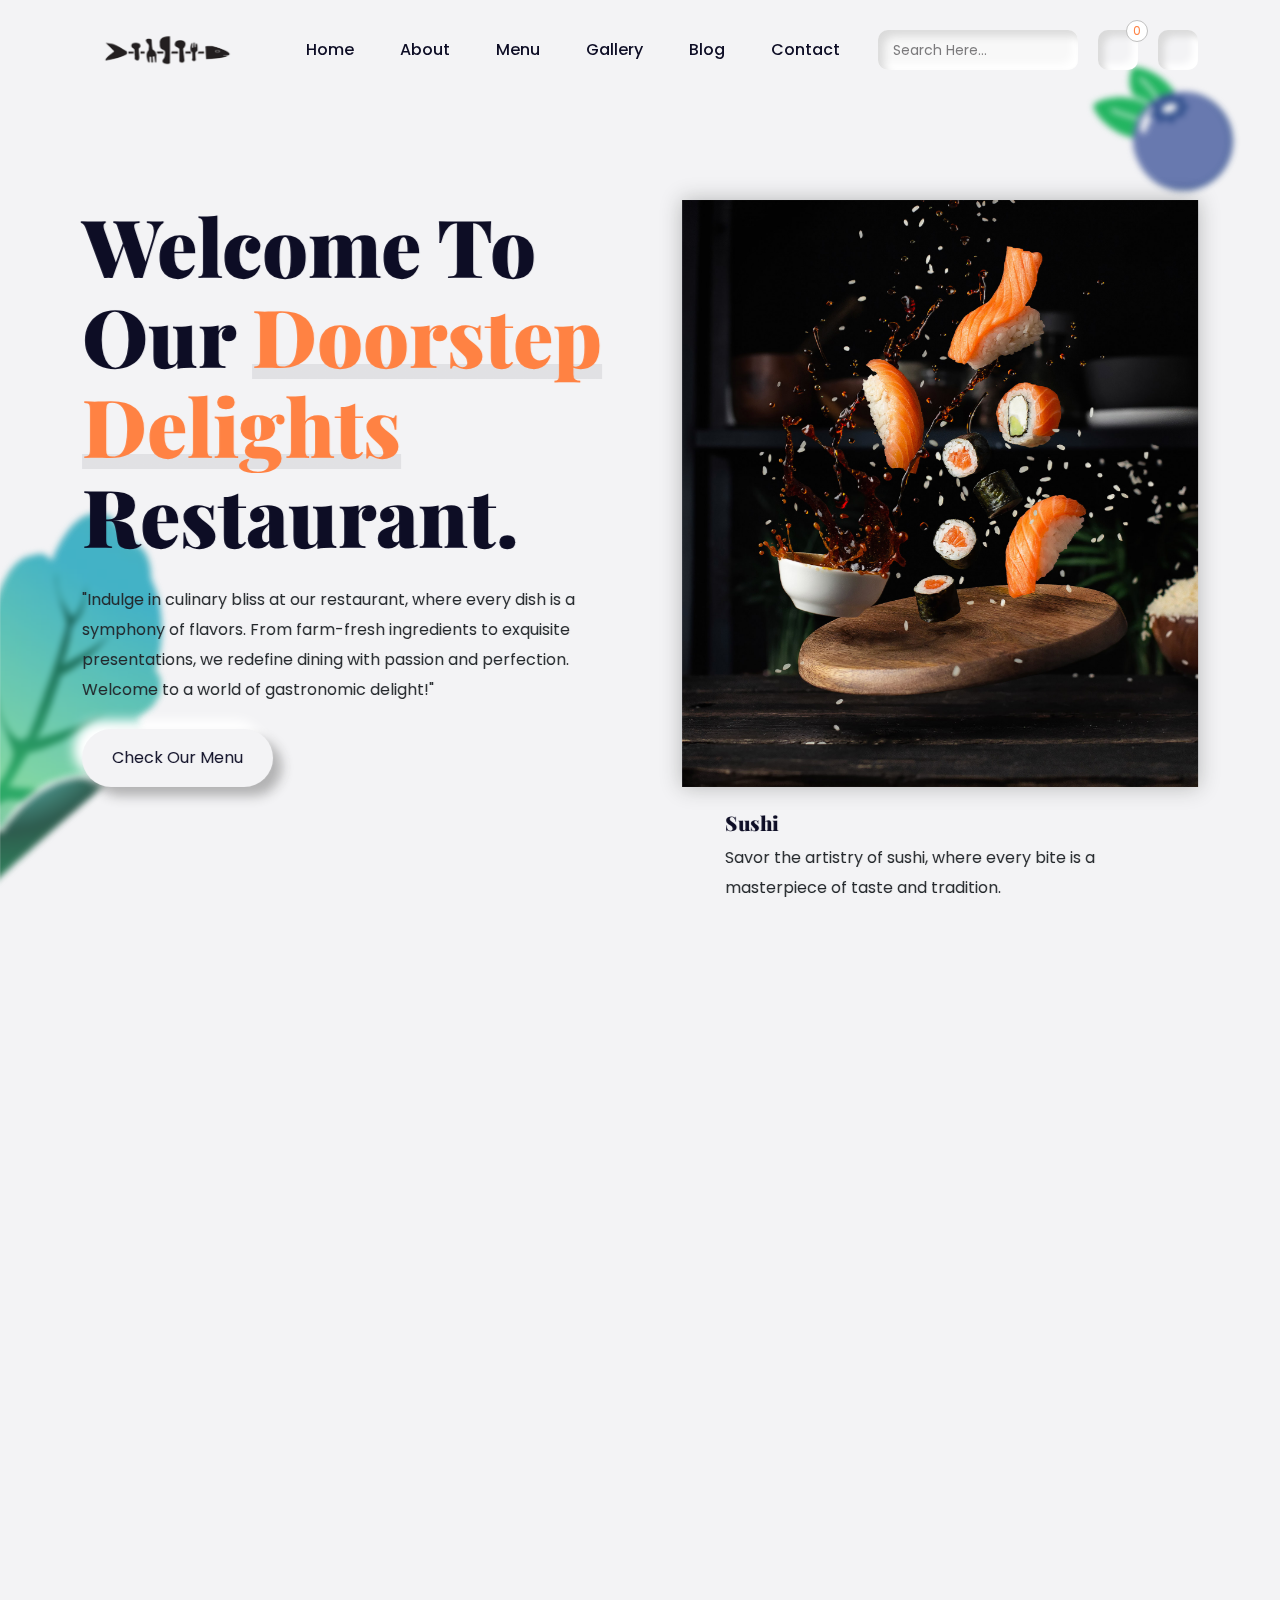
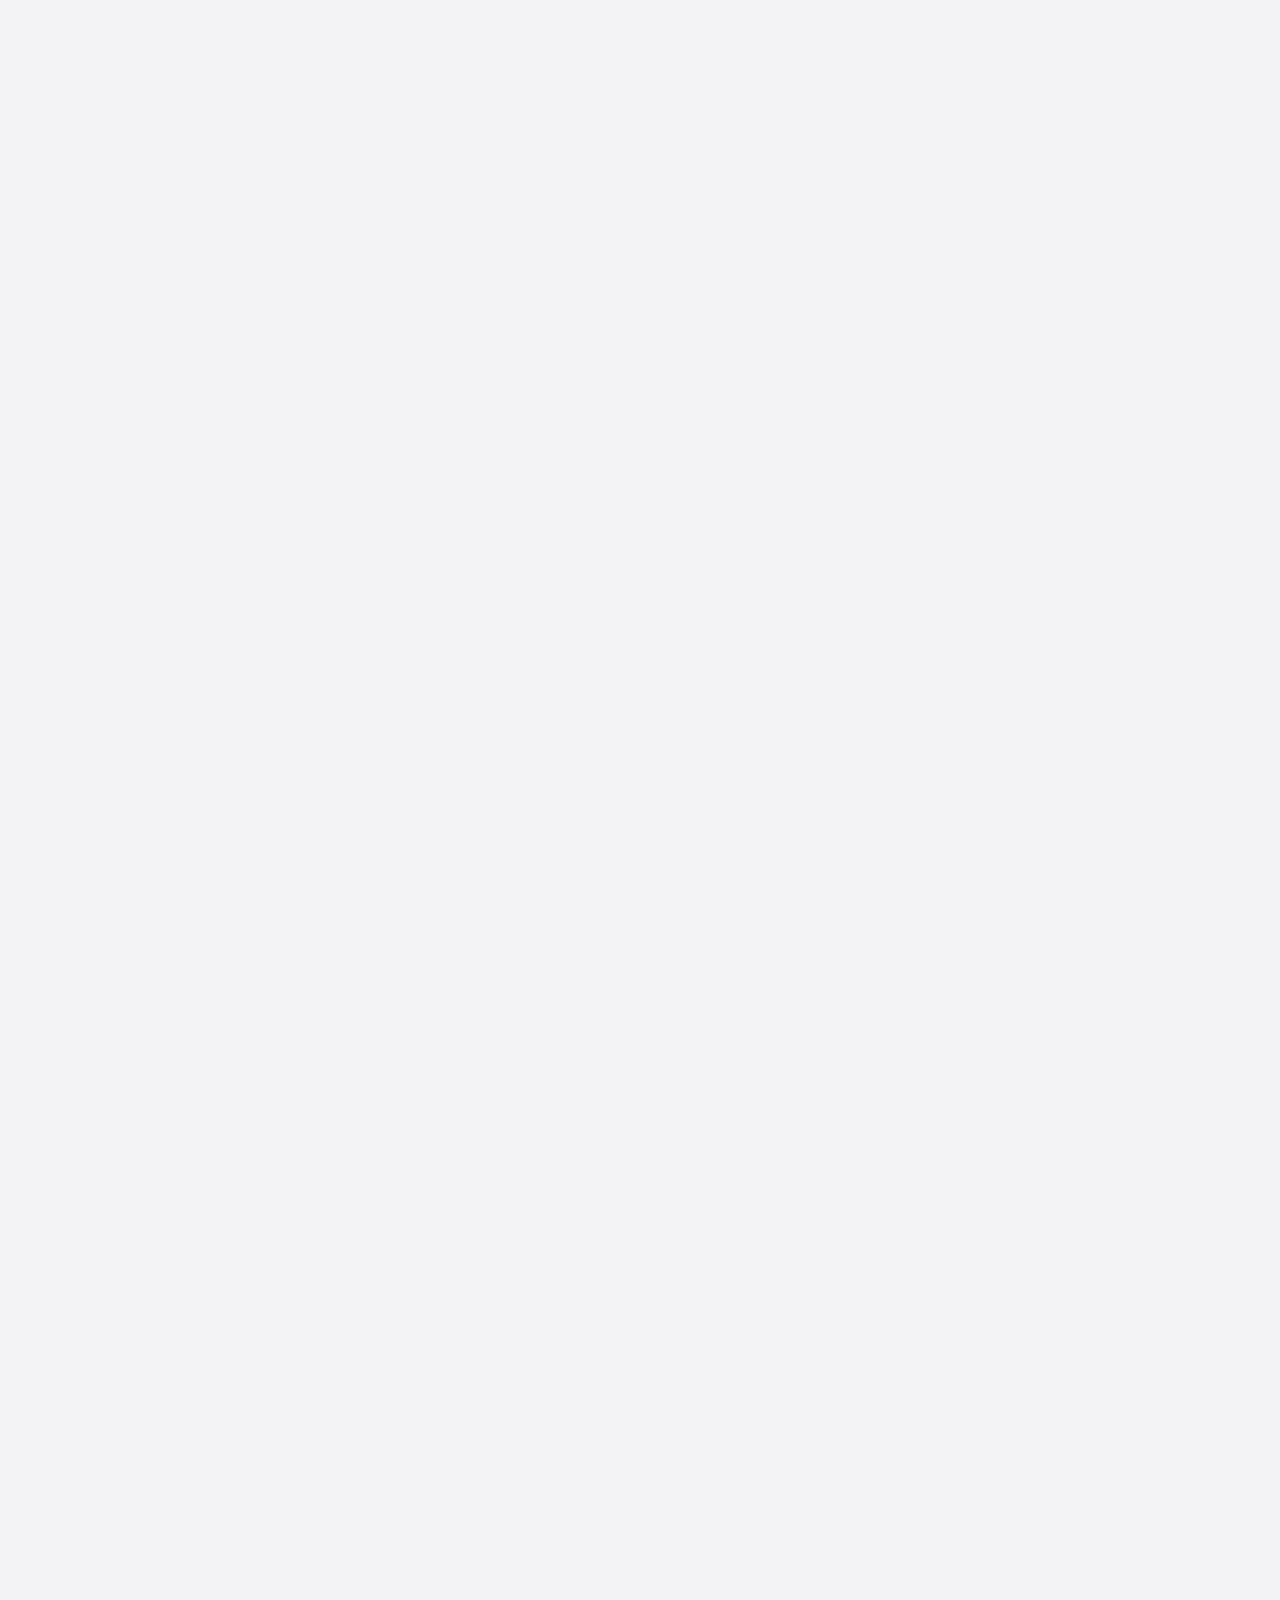
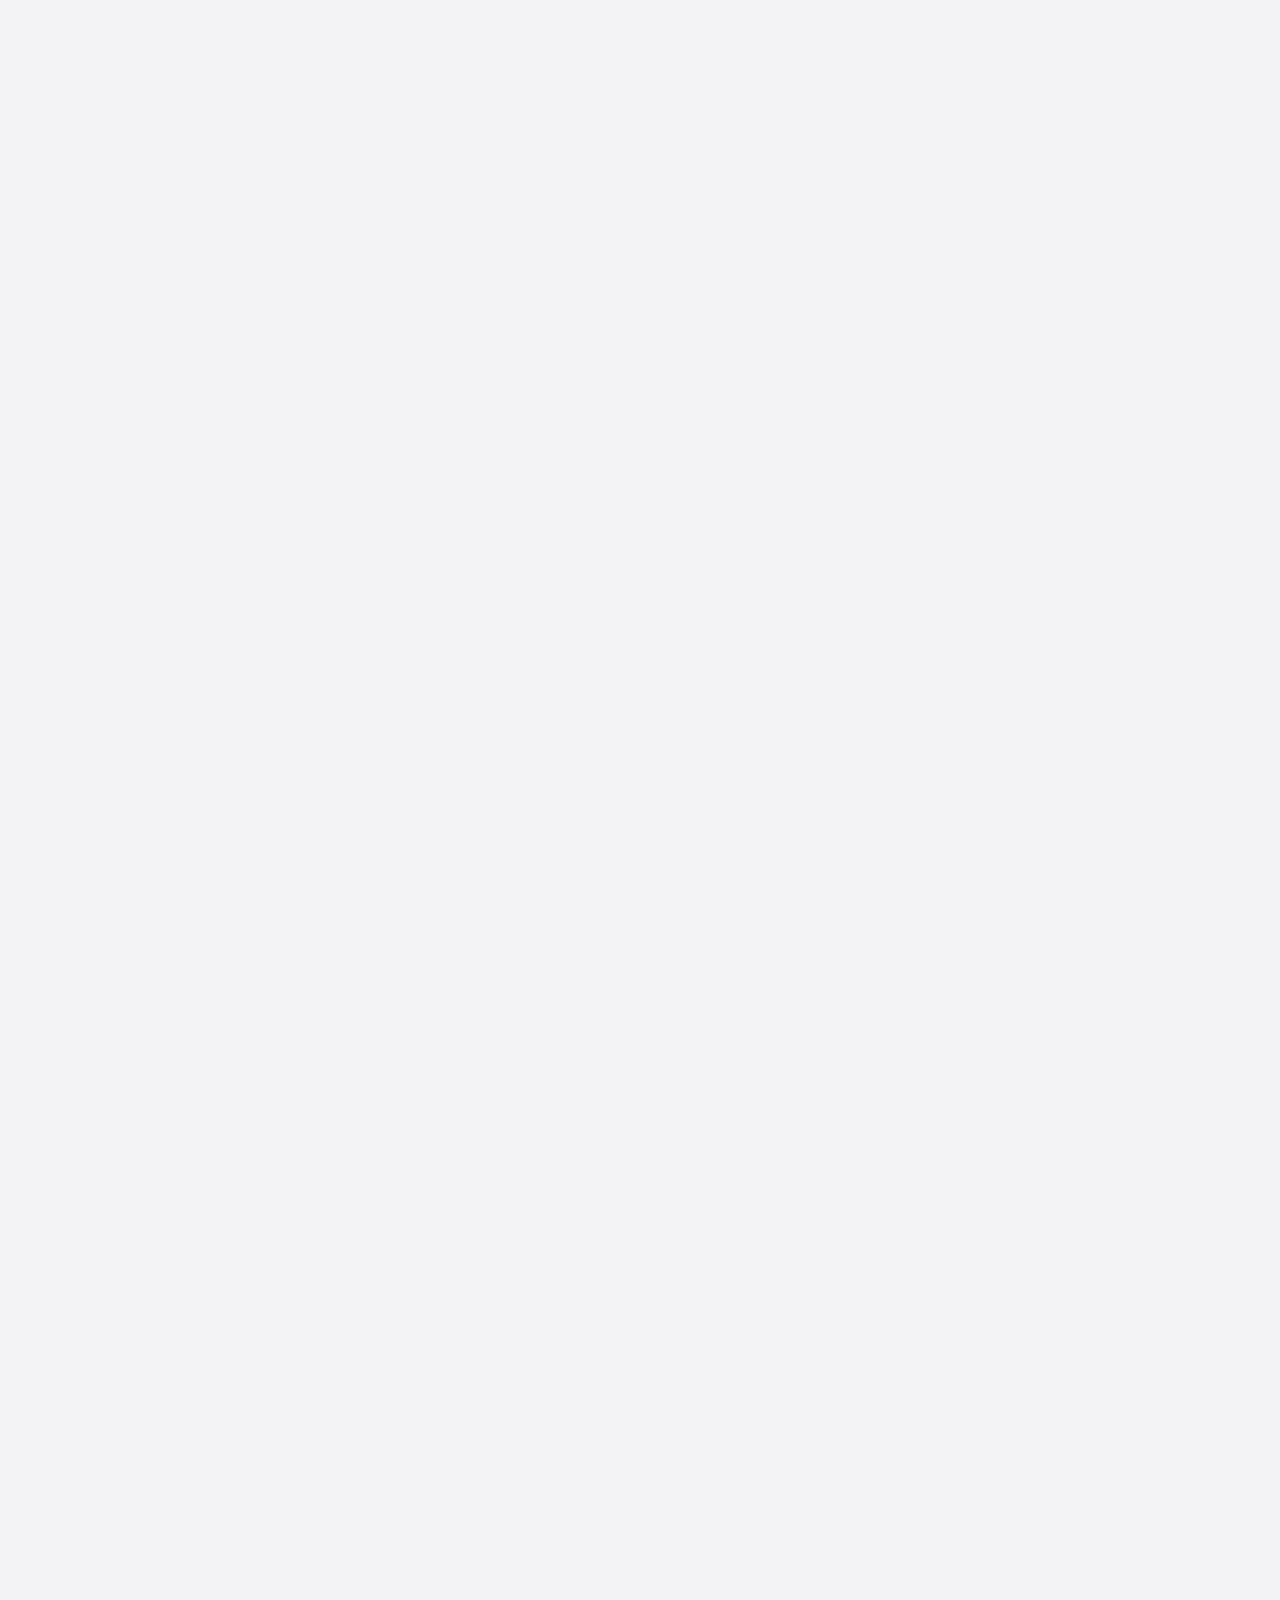
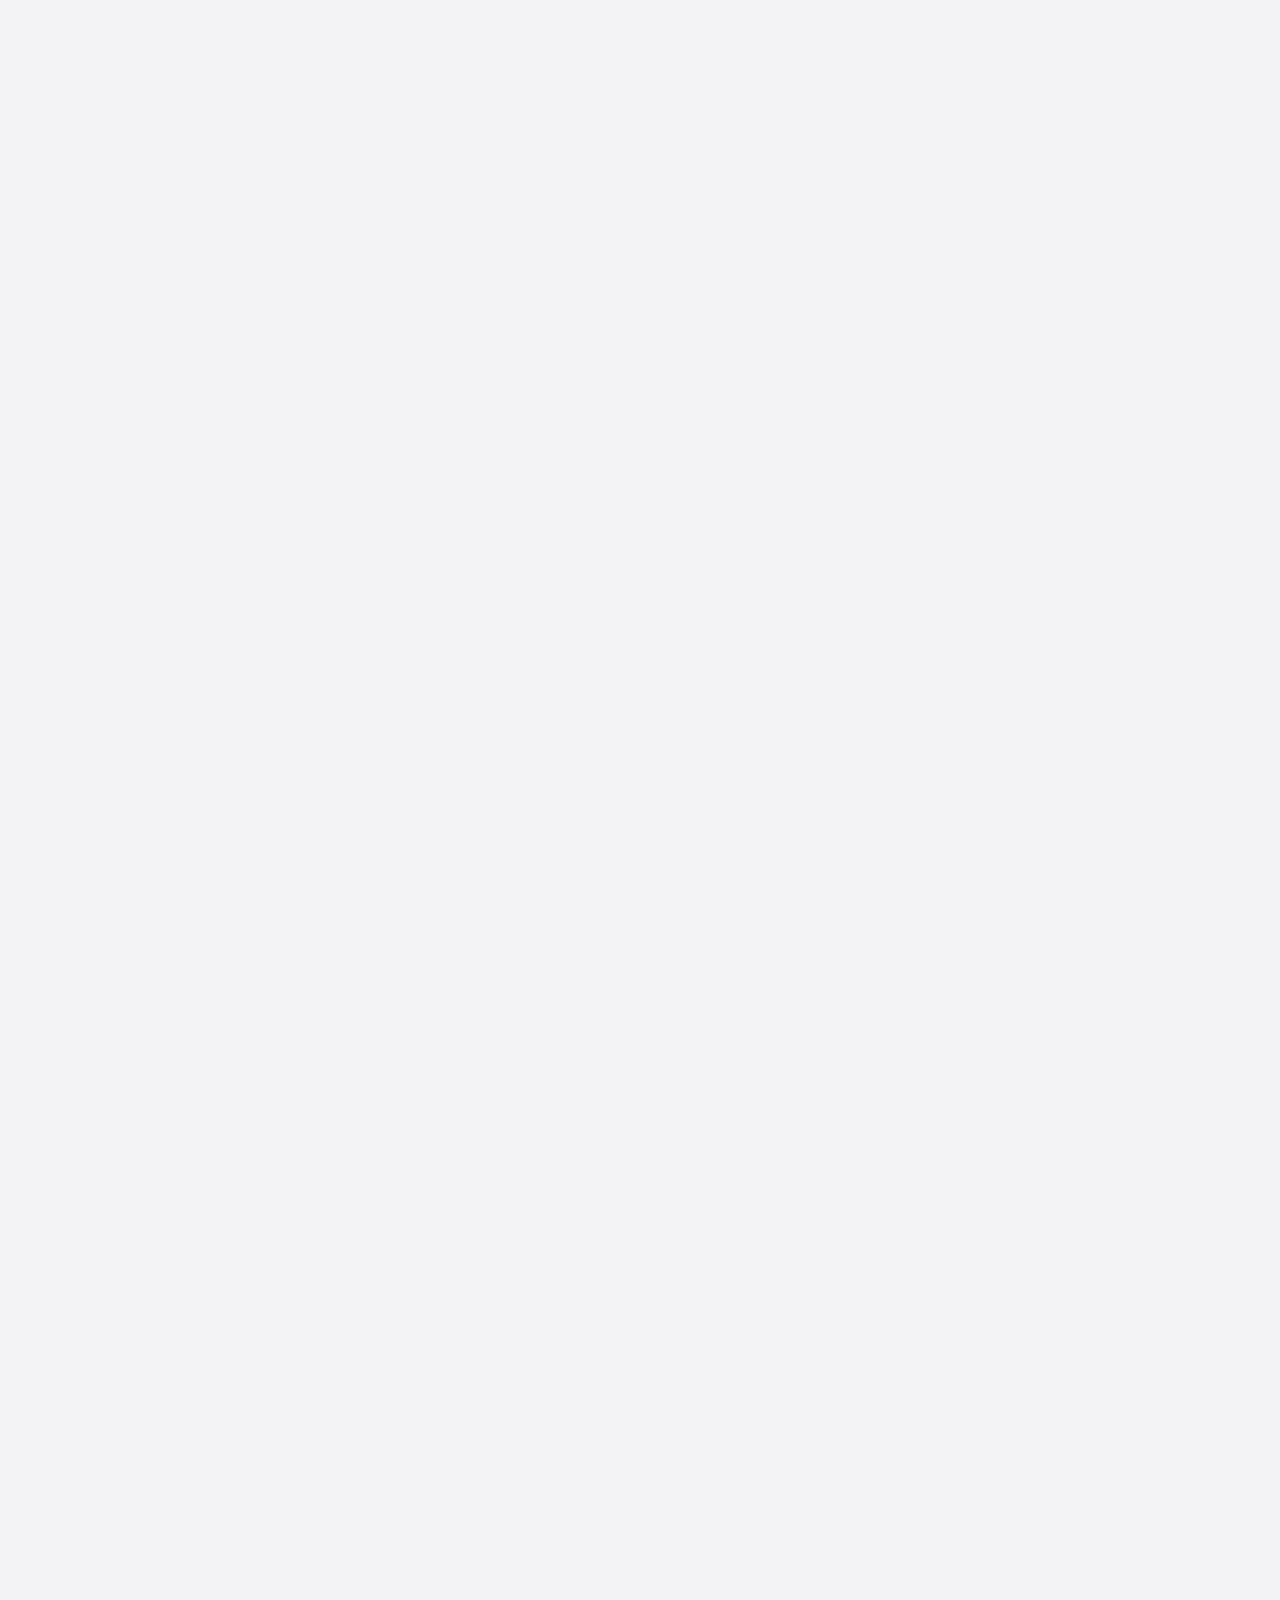
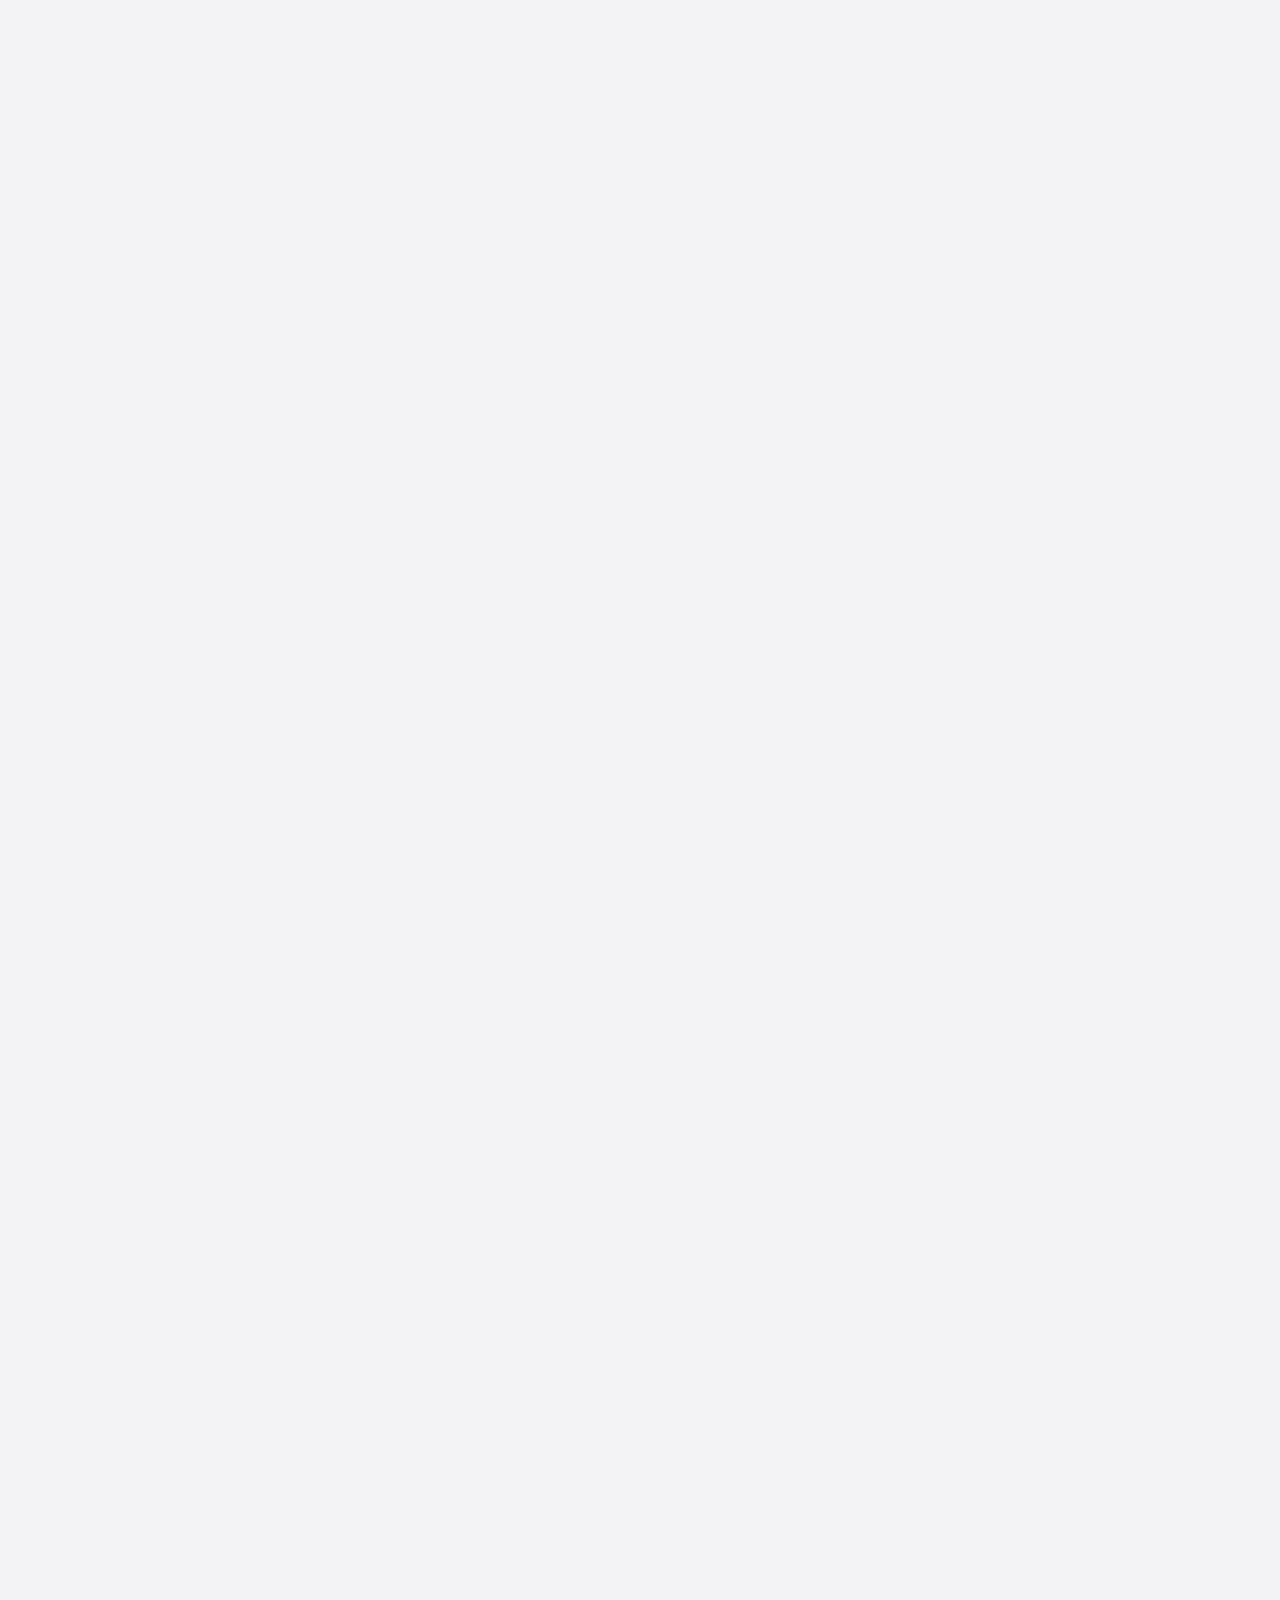
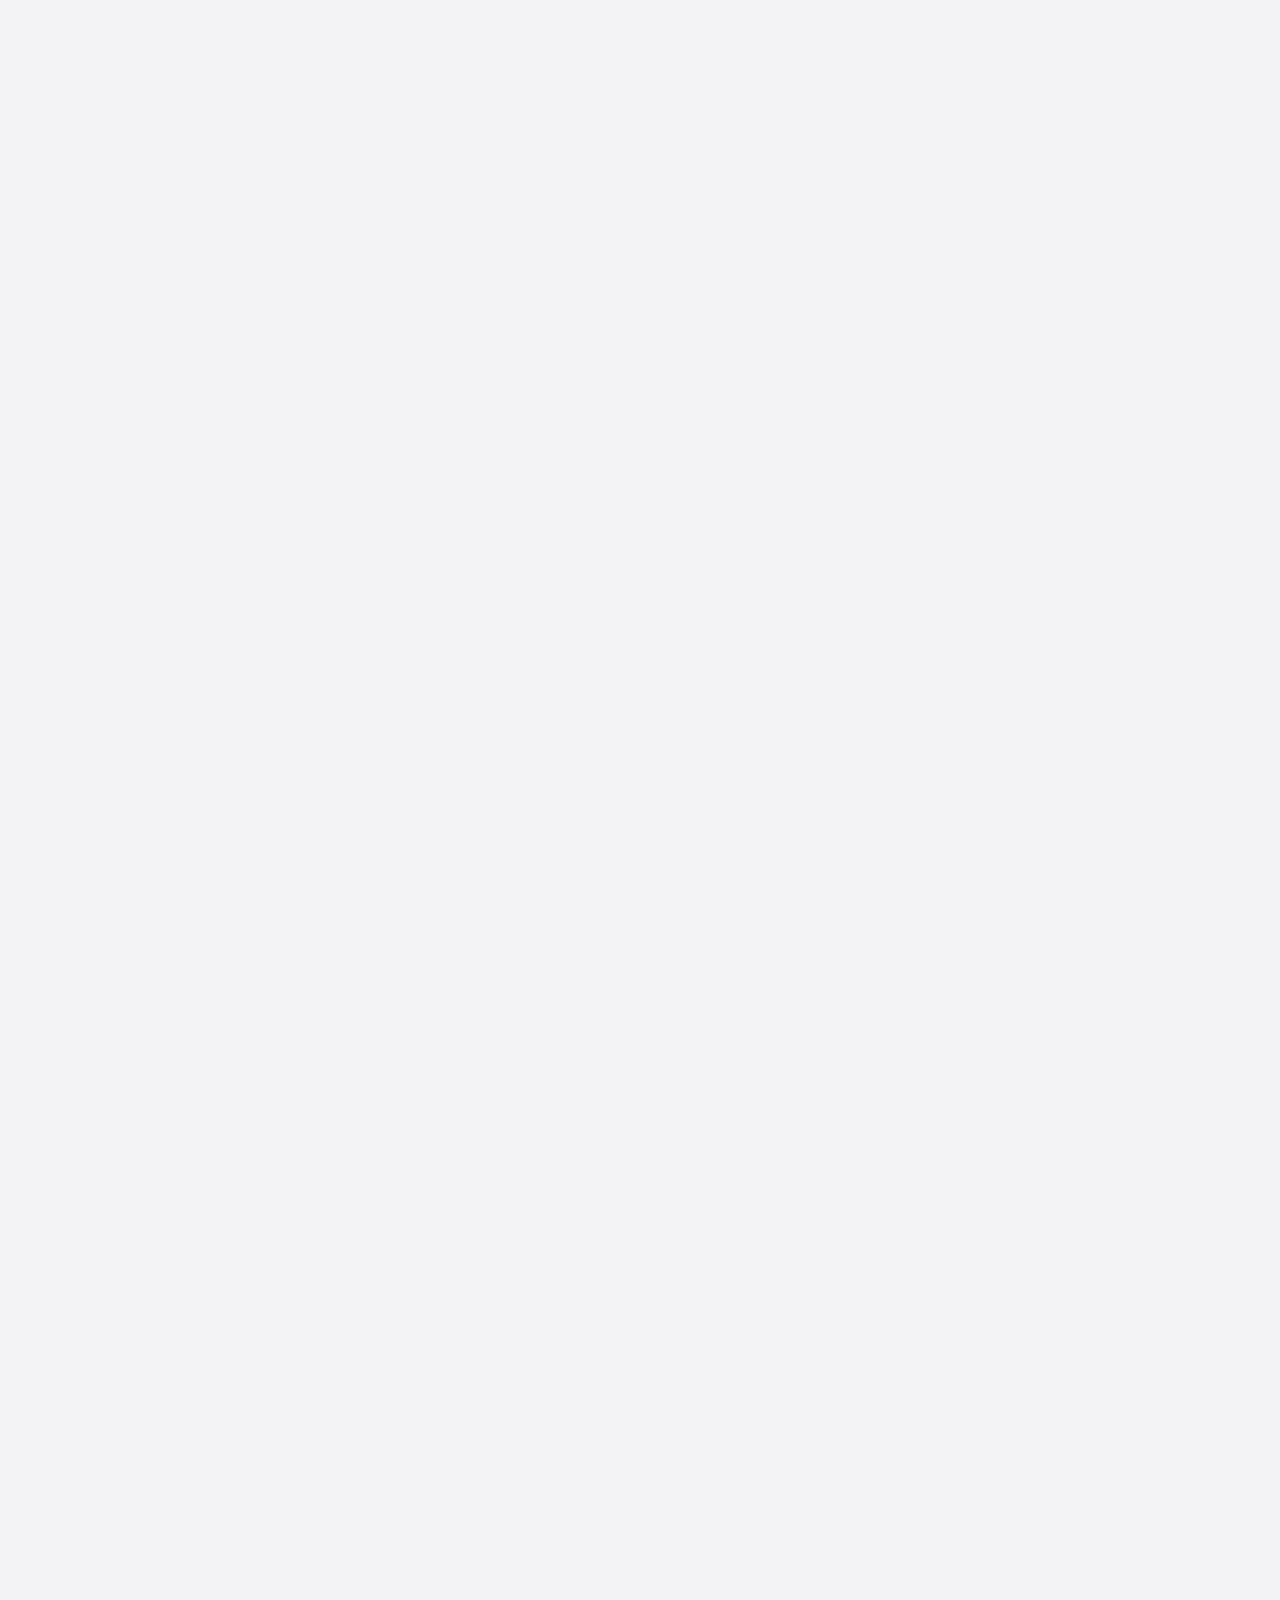
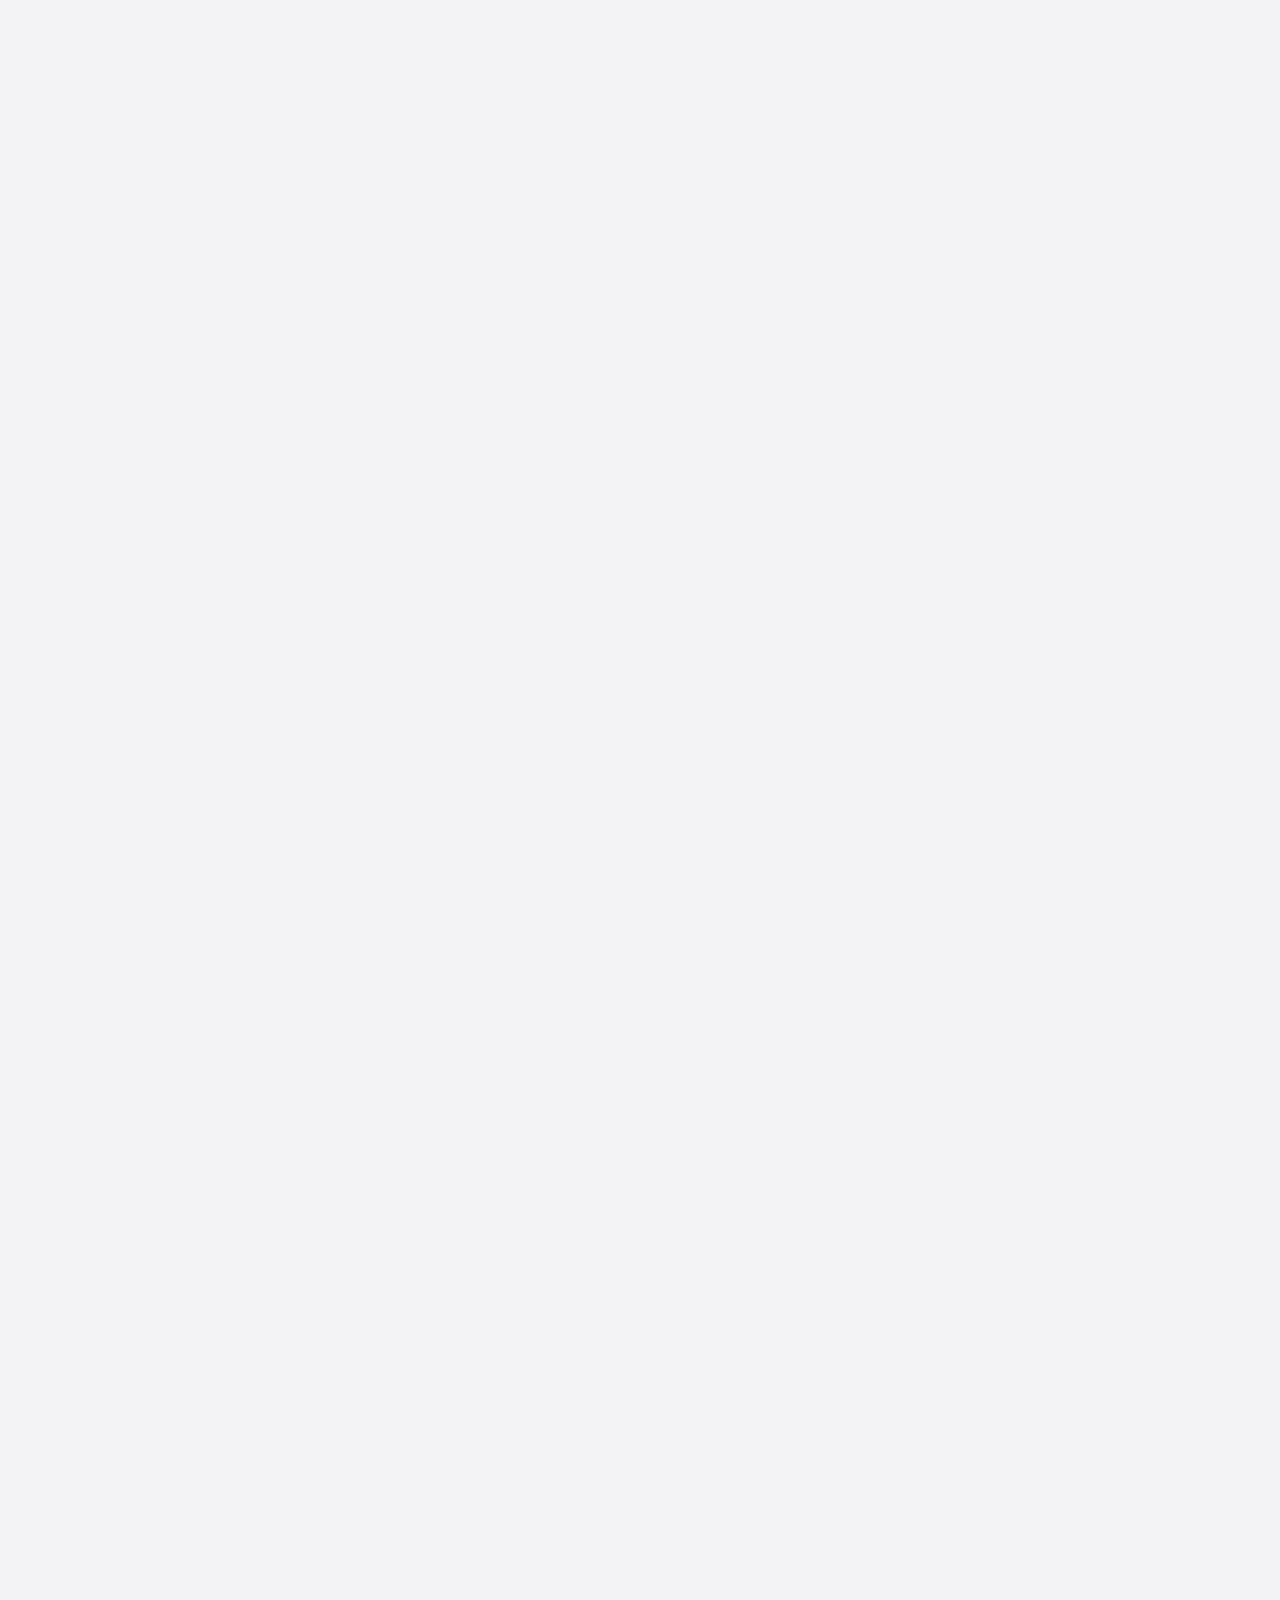
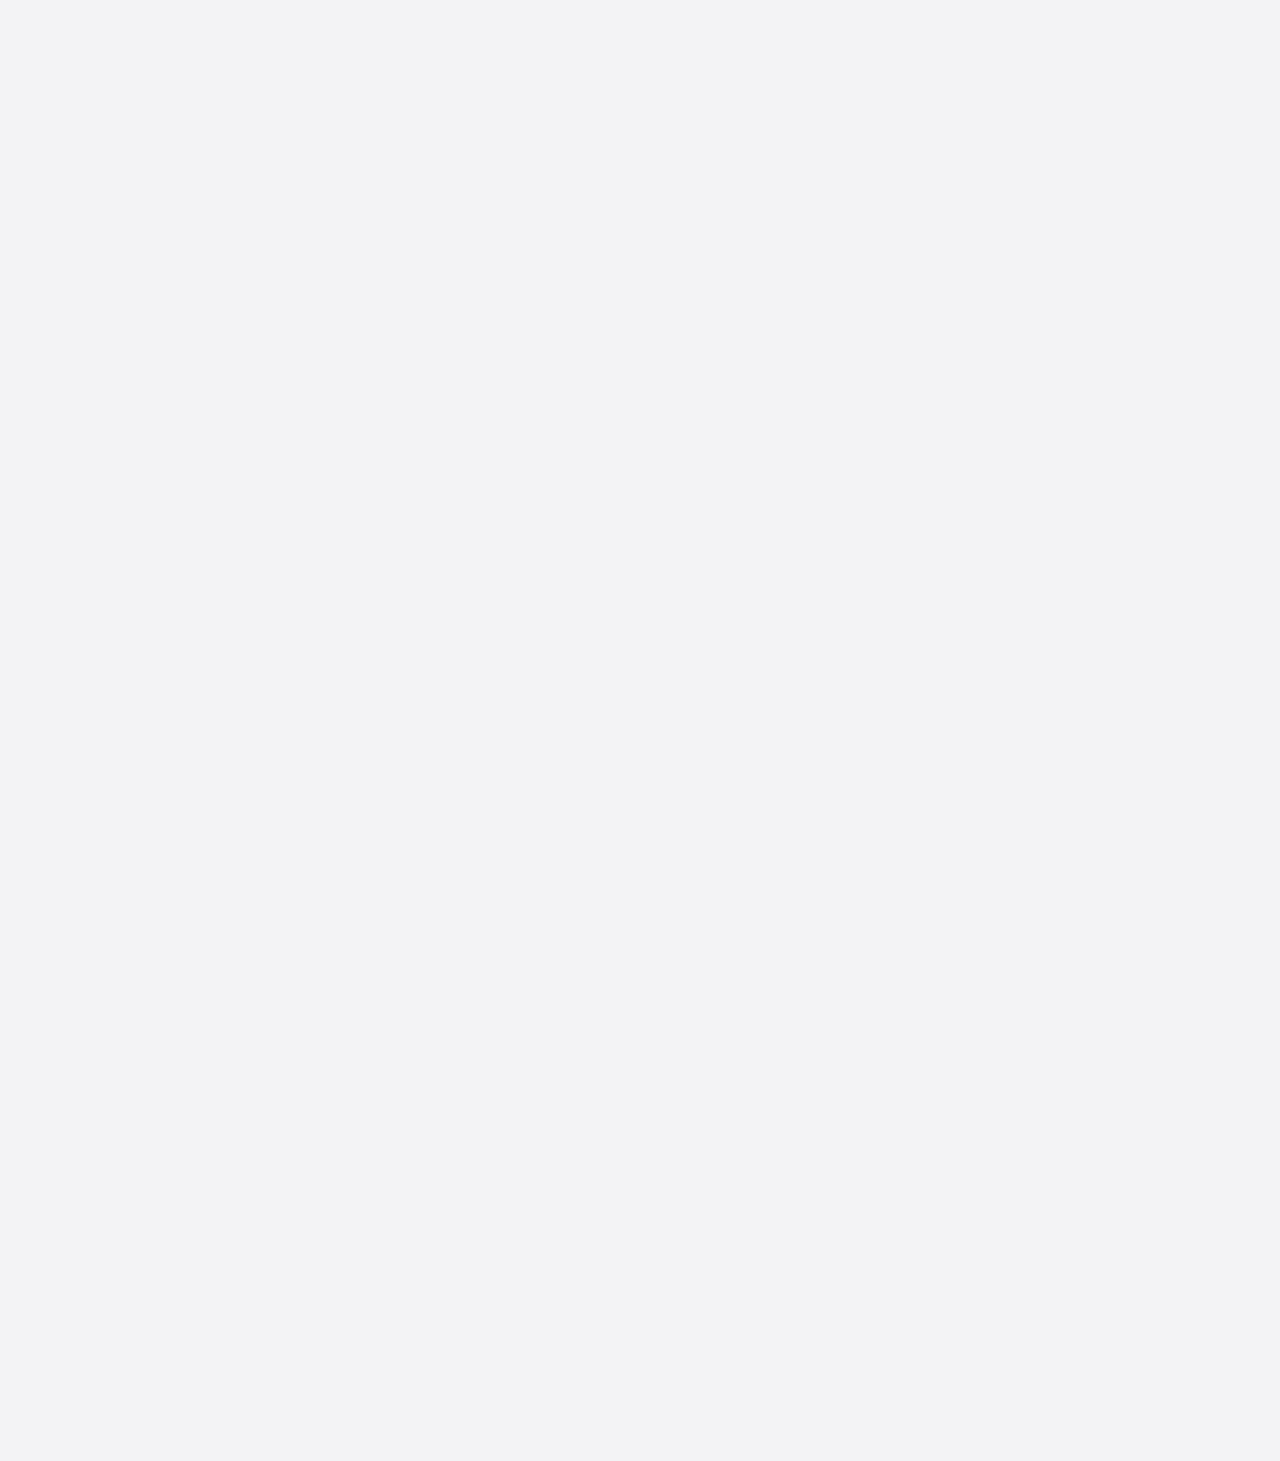
<file: index.html>
<!DOCTYPE html>
<html lang="en">

<head>
    <meta charset="UTF-8">
    <meta http-equiv="X-UA-Compatible" content="IE=edge">
    <meta name="viewport" content="width=device-width, initial-scale=1.0">
    <title>Food Website</title>
    <!-- for icons  -->
    <link rel="stylesheet" href="https://unicons.iconscout.com/release/v4.0.0/css/line.css">
    <!-- bootstrap  -->
    <link rel="stylesheet" href="assets/css/bootstrap.min.css">
    <!-- for swiper slider  -->
    <link rel="stylesheet" href="assets/css/swiper-bundle.min.css">

    <!-- fancy box  -->
    <link rel="stylesheet" href="assets/css/jquery.fancybox.min.css">
    <!-- custom css  -->
    <link rel="stylesheet" href="style.css">
</head>

<body class="body-fixed">
    <!-- start of header  -->
    <header class="site-header">
        <div class="container">
            <div class="row">
                <div class="col-lg-2">
                    <div class="header-logo">
                        <a href="index.html">
                            <img src="logo.png" width="160" height="36" alt="Logo">
                        </a>
                    </div>
                </div>
                <div class="col-lg-10">
                    <div class="main-navigation">
                        <button class="menu-toggle"><span></span><span></span></button>
                        <nav class="header-menu">
                            <ul class="menu food-nav-menu">
                                <li><a href="#home">Home</a></li>
                                <li><a href="#about">About</a></li>
                                <li><a href="#menu">Menu</a></li>
                                <li><a href="#gallery">Gallery</a></li>
                                <li><a href="#blog">Blog</a></li>
                                <li><a href="#contact">Contact</a></li>
                            </ul>
                        </nav>
                        <div class="header-right">
                            <form action="#" class="header-search-form for-des">
                                <input type="search" class="form-input" placeholder="Search Here...">
                                <button type="submit">
                                    <i class="uil uil-search"></i>
                                </button>
                            </form>
                            <a href="#" class="header-btn header-cart">
                                <i class="uil uil-shopping-bag"></i>
                                <span class="cart-number">0</span>
                            </a>
                            <a href="Login/index.html" class="header-btn">
                                <i class="uil uil-user-md"></i>
                            </a>
                        </div>  
                    </div>
                </div>
            </div>
        </div>
    </header>
    <!-- header ends  -->

    <div id="viewport">
        <div id="js-scroll-content">
            <section class="main-banner" id="home">
                <div class="js-parallax-scene">
                    <div class="banner-shape-1 w-100" data-depth="0.30">
                        <img src="assets/images/berry.png" alt="">
                    </div>
                    <div class="banner-shape-2 w-100" data-depth="0.25">
                        <img src="assets/images/leaf.png" alt="">
                    </div>
                </div>
                <div class="sec-wp">
                    <div class="container">
                        <div class="row">
                            <div class="col-lg-6">
                                <div class="banner-text">
                                    <h1 class="h1-title">
                                        Welcome to our
                                        <span>Doorstep Delights</span>
                                        restaurant.
                                    </h1>
                                    <p>
                                        "Indulge in culinary bliss at our restaurant, where every dish is a symphony of flavors. From farm-fresh ingredients to exquisite presentations, we redefine dining with passion and perfection. Welcome to a world of gastronomic delight!"</p>
                                    <div class="banner-btn mt-4">
                                        <a href="#menu" class="sec-btn">Check our Menu</a>
                                    </div>
                                </div>
                            </div>
                            <div class="col-lg-6">
                                <div class="banner-img-wp">
                                    <div class="banner-img" style="background-image: url(assets/images/main-b.jpg);">
                                    </div>
                                </div>
                                <div class="banner-img-text mt-4 m-auto">
                                    <h5 class="h5-title">Sushi</h5>
                                    <p>
                                        Savor the artistry of sushi, where every bite is a masterpiece of taste and tradition.
                                    </p>
                                </div>
                            </div>
                        </div>
                    </div>
                </div>
            </section>


            <section class="brands-sec">
                <div class="container">
                    <div class="row">
                        <div class="col-lg-12">
                            <div class="brand-title mb-5">
                                <h5 class="h5-title">Trusted by many companies</h5>
                            </div>
                            <div class="brands-row">
                                <div class="brands-box">
                                    <img src="assets/images/brands/b1.png" alt="">
                                </div>
                                <div class="brands-box">
                                    <img src="assets/images/brands/b2.png" alt="">
                                </div>
                                <div class="brands-box">
                                    <img src="assets/images/brands/b3.png" alt="">
                                </div>
                                <div class="brands-box">
                                    <img src="assets/images/brands/b4.png" alt="">
                                </div>
                                <div class="brands-box">
                                    <img src="assets/images/brands/b5.png" alt="">
                                </div>
                            </div>
                        </div>
                    </div>
                </div>
            </section>

            <section class="about-sec section" id="about">
                <div class="container">
                    <div class="row">
                        <div class="col-lg-12">
                            <div class="sec-title text-center mb-5">
                                <p class="sec-sub-title mb-3">About Us</p>
                                <h2 class="h2-title">Discover our <span>restaurant story</span></h2>
                                <div class="sec-title-shape mb-4">
                                    <img src="assets/images/title-shape.svg" alt="">
                                </div>
                                <p>Welcome to Doorstep Delights, where culinary excellence meets warm hospitality. We pride ourselves on crafting unforgettable dining experiences with a fusion of flavors from around the world. Our commitment to quality ingredients, innovative recipes, and attentive service ensures that every visit is a celebration of taste and tradition. Join us and embark on a journey of gastronomic delight, where every dish tells a story of passion and creativity.</p>
                            </div>
                        </div>
                    </div>
                    <div class="row">
                        <div class="col-lg-8 m-auto">
                            <div class="about-video">
                                <div class="about-video-img" style="background-image: url(assets/images/about.jpg);">
                                </div>
                                <div class="play-btn-wp">
                                    <a href="assets/images/video.mp4" data-fancybox="video" class="play-btn">
                                        <i class="uil uil-play"></i>

                                    </a>
                                    <span>Watch The Recipe</span>
                                </div>
                            </div>
                        </div>
                    </div>
                </div>
            </section>

            <section style="background-image: url(assets/images/menu-bg.png);"
                class="our-menu section bg-light repeat-img" id="menu">
                <div class="sec-wp">
                    <div class="container">
                        <div class="row">
                            <div class="col-lg-12">
                                <div class="sec-title text-center mb-5">
                                    <p class="sec-sub-title mb-3">our menu</p>
                                    <h2 class="h2-title">wake up early, <span>eat fresh & healthy</span></h2>
                                    <div class="sec-title-shape mb-4">
                                        <img src="assets/images/title-shape.svg" alt="">
                                    </div>
                                </div>
                            </div>
                        </div>
                        <div class="menu-tab-wp">
                            <div class="row">
                                <div class="col-lg-12 m-auto">
                                    <div class="menu-tab text-center">
                                        <ul class="filters">
                                            <div class="filter-active"></div>
                                            <li class="filter" data-filter=".all, .breakfast, .lunch, .dinner">
                                                <img src="assets/images/menu-1.png" alt="">
                                                All
                                            </li>
                                            <li class="filter" data-filter=".breakfast">
                                                <img src="assets/images/menu-2.png" alt="">
                                                Breakfast
                                            </li>
                                            <li class="filter" data-filter=".lunch">
                                                <img src="assets/images/menu-3.png" alt="">
                                                Lunch
                                            </li>
                                            <li class="filter" data-filter=".dinner">
                                                <img src="assets/images/menu-4.png" alt="">
                                                Dinner
                                            </li>
                                        </ul>
                                    </div>
                                </div>
                            </div>
                        </div>
                        <div class="menu-list-row">
                            <div class="row g-xxl-5 bydefault_show" id="menu-dish">
                                <div class="col-lg-4 col-sm-6 dish-box-wp breakfast" data-cat="breakfast">
                                    <div class="dish-box text-center">
                                        <div class="dist-img">
                                            <img src="assets/images/dish/1.png" alt="">
                                        </div>
                                        <div class="dish-rating">
                                            5
                                            <i class="uil uil-star"></i>
                                        </div>
                                        <div class="dish-title">
                                            <h3 class="h3-title">Fresh Chicken Veggies</h3>
                                            <p>120 calories</p>
                                        </div>
                                        <div class="dish-info">
                                            <ul>
                                                <li>
                                                    <p>Type</p>
                                                    <b>Non Veg</b>
                                                </li>
                                                <li>
                                                    <p>Persons</p>
                                                    <b>2</b>
                                                </li>
                                            </ul>
                                        </div>
                                        <div class="dist-bottom-row">
                                            <ul>
                                                <li>
                                                    <b>Rs. 499</b>
                                                </li>
                                                <li>
                                                    <button class="dish-add-btn" onclick="addToCart()">
                                                        <i class="uil uil-plus"></i>
                                                    </button>
                                                </li>
                                            </ul>
                                        </div>
                                    </div>
                                </div>

                                <!-- 2 -->
                                <div class="col-lg-4 col-sm-6 dish-box-wp breakfast" data-cat="breakfast">
                                    <div class="dish-box text-center">
                                        <div class="dist-img">
                                            <img src="assets/images/dish/2.png" alt="">
                                        </div>
                                        <div class="dish-rating">
                                            4.3
                                            <i class="uil uil-star"></i>
                                        </div>
                                        <div class="dish-title">
                                            <h3 class="h3-title">Grilled Chicken</h3>
                                            <p>80 calories</p>
                                        </div>
                                        <div class="dish-info">
                                            <ul>
                                                <li>
                                                    <p>Type</p>
                                                    <b>Non Veg</b>
                                                </li>
                                                <li>
                                                    <p>Persons</p>
                                                    <b>1</b>
                                                </li>
                                            </ul>
                                        </div>
                                        <div class="dist-bottom-row">
                                            <ul>
                                                <li>
                                                    <b>Rs. 359</b>
                                                </li>
                                                <li>
                                                    <button class="dish-add-btn" onclick="addToCart()">
                                                        <i class="uil uil-plus"></i>
                                                    </button>
                                                </li>
                                            </ul>
                                        </div>
                                    </div>
                                </div>
                                <!-- 3 -->
                                <div class="col-lg-4 col-sm-6 dish-box-wp lunch" data-cat="lunch">
                                    <div class="dish-box text-center">
                                        <div class="dist-img">
                                            <img src="assets/images/dish/3.png" alt="">
                                        </div>
                                        <div class="dish-rating">
                                            4
                                            <i class="uil uil-star"></i>
                                        </div>
                                        <div class="dish-title">
                                            <h3 class="h3-title">Panner Noodles</h3>
                                            <p>100 calories</p>
                                        </div>
                                        <div class="dish-info">
                                            <ul>
                                                <li>
                                                    <p>Type</p>
                                                    <b>Veg</b>
                                                </li>
                                                <li>
                                                    <p>Persons</p>
                                                    <b>2</b>
                                                </li>
                                            </ul>
                                        </div>
                                        <div class="dist-bottom-row">
                                            <ul>
                                                <li>
                                                    <b>Rs. 149</b>
                                                </li>
                                                <li>
                                                    <button class="dish-add-btn" onclick="addToCart()">
                                                        <i class="uil uil-plus"></i>
                                                    </button>
                                                </li>
                                            </ul>
                                        </div>
                                    </div>
                                </div>

                                <!-- 4 -->
                                <div class="col-lg-4 col-sm-6 dish-box-wp lunch" data-cat="lunch">
                                    <div class="dish-box text-center">
                                        <div class="dist-img">
                                            <img src="assets/images/dish/4.png" alt="">
                                        </div>
                                        <div class="dish-rating">
                                            4.5
                                            <i class="uil uil-star"></i>
                                        </div>
                                        <div class="dish-title">
                                            <h3 class="h3-title">Chicken Noodles</h3>
                                            <p>120 calories</p>
                                        </div>
                                        <div class="dish-info">
                                            <ul>
                                                <li>
                                                    <p>Type</p>
                                                    <b>Non Veg</b>
                                                </li>
                                                <li>
                                                    <p>Persons</p>
                                                    <b>2</b>
                                                </li>
                                            </ul>
                                        </div>
                                        <div class="dist-bottom-row">
                                            <ul>
                                                <li>
                                                    <b>Rs. 379</b>
                                                </li>
                                                <li>
                                                    <button class="dish-add-btn" onclick="addToCart()">
                                                        <i class="uil uil-plus"></i>
                                                    </button>
                                                </li>
                                            </ul>
                                        </div>
                                    </div>
                                </div>

                                <!-- 5 -->
                                <div class="col-lg-4 col-sm-6 dish-box-wp dinner" data-cat="dinner">
                                    <div class="dish-box text-center">
                                        <div class="dist-img">
                                            <img src="assets/images/dish/5.png" alt="">
                                        </div>
                                        <div class="dish-rating">
                                            5
                                            <i class="uil uil-star"></i>
                                        </div>
                                        <div class="dish-title">
                                            <h3 class="h3-title">Bread Boiled Egg</h3>
                                            <p>120 calories</p>
                                        </div>
                                        <div class="dish-info">
                                            <ul>
                                                <li>
                                                    <p>Type</p>
                                                    <b>Non Veg</b>
                                                </li>
                                                <li>
                                                    <p>Persons</p>
                                                    <b>2</b>
                                                </li>
                                            </ul>
                                        </div>
                                        <div class="dist-bottom-row">
                                            <ul>
                                                <li>
                                                    <b>Rs. 99</b>
                                                </li>
                                                <li>
                                                    <button class="dish-add-btn" onclick="addToCart()">
                                                        <i class="uil uil-plus"></i>
                                                    </button>
                                                </li>
                                            </ul>
                                        </div>
                                    </div>
                                </div>
                                <!-- 6 -->
                                <div class="col-lg-4 col-sm-6 dish-box-wp dinner" data-cat="dinner">
                                    <div class="dish-box text-center">
                                        <div class="dist-img">
                                            <img src="assets/images/dish/6.png" alt="">
                                        </div>
                                        <div class="dish-rating">
                                            5
                                            <i class="uil uil-star"></i>
                                        </div>
                                        <div class="dish-title">
                                            <h3 class="h3-title">Immunity Dish</h3>
                                            <p>120 calories</p>
                                        </div>
                                        <div class="dish-info">
                                            <ul>
                                                <li>
                                                    <p>Type</p>
                                                    <b>Veg</b>
                                                </li>
                                                <li>
                                                    <p>Persons</p>
                                                    <b>2</b>
                                                </li>
                                            </ul>
                                        </div>
                                        <div class="dist-bottom-row">
                                            <ul>
                                                <li>
                                                    <b>Rs. 159</b>
                                                </li>
                                                <li>
                                                    <button class="dish-add-btn" onclick="addToCart()">
                                                        <i class="uil uil-plus"></i>
                                                    </button>
                                                </li>
                                            </ul>
                                        </div>
                                    </div>
                                </div>
                            </div>
                        </div>
                    </div>
                </div>
            </section>

            <section class="two-col-sec section">
                <div class="container">
                    <div class="row align-items-center">
                        <div class="col-lg-5">
                            <div class="sec-img mt-5">
                                <img src="assets/images/pizza.png" alt="">
                            </div>
                        </div>
                        <div class="col-lg-7">
                            <div class="sec-text">
                                <h2 class="xxl-title">Chicken Pepperoni</h2>
                                <p>Indulge in the savory perfection of our Chicken Pepperoni, where tender chicken meets zesty pepperoni for a flavor-packed delight. Savor each bite of juicy goodness, crafted with passion and served with love.</p>
                                <p>Experience the tantalizing fusion of succulent chicken and spicy pepperoni in every bite. Our Chicken Pepperoni is a symphony of flavors that will leave your taste buds craving for more. Order now and treat yourself to a mouthwatering culinary adventure!</p>

                            </div>
                        </div>
                    </div>
                </div>
            </section>

            <section class="two-col-sec section pt-0">
                <div class="container">
                    <div class="row align-items-center">
                        <div class="col-lg-6 order-lg-1 order-2">
                            <div class="sec-text">
                                <h2 class="xxl-title">Sushi</h2>
                                <p>Discover the exquisite world of sushi at our restaurant, where tradition meets innovation on every plate. Dive into a symphony of fresh, handcrafted rolls and nigiri, expertly prepared by our skilled chefs. From delicate sashimi to creative fusion rolls, each bite is a journey of flavors and textures. </p>
                                <p>Join us for an unforgettable dining experience that celebrates the artistry and elegance of Japanese cuisine.</p>
                            </div>
                        </div>
                        <div class="col-lg-6 order-lg-2 order-1">
                            <div class="sec-img">
                                <img src="assets/images/sushi.png" alt="">
                            </div>
                        </div>
                    </div>
                </div>
            </section>

            <section class="book-table section bg-light">
                <div class="book-table-shape">
                    <img src="assets/images/table-leaves-shape.png" alt="">
                </div>

                <div class="book-table-shape book-table-shape2">
                    <img src="assets/images/table-leaves-shape.png" alt="">
                </div>

                <div class="sec-wp">
                    <div class="container">
                        <div class="row">
                            <div class="col-lg-12">
                                <div class="sec-title text-center mb-5">
                                    <p class="sec-sub-title mb-3">Book Table</p>
                                    <h2 class="h2-title">Opening Table</h2>
                                    <div class="sec-title-shape mb-4">
                                        <img src="assets/images/title-shape.svg" alt="">
                                    </div>
                                </div>
                            </div>
                        </div>

                        <div class="book-table-info">
                            <div class="row align-items-center">
                                <div class="col-lg-4">
                                    <div class="table-title text-center">
                                        <h3>Monday to Thrusday</h3>
                                        <p>9:00 am - 10:00 pm</p>
                                    </div>
                                </div>
                                <div class="col-lg-4">
                                    <div class="call-now text-center">
                                        <i class="uil uil-phone"></i>
                                        <a href="tel:+91-8866998866">+91 - 8866998866</a>
                                    </div>
                                </div>
                                <div class="col-lg-4">
                                    <div class="table-title text-center">
                                        <h3>Friday to Sunday</h3>
                                        <p>11::00 am to 08:00 pm</p>
                                    </div>
                                </div>
                            </div>
                        </div>

                        <div class="row" id="gallery">
                            <div class="col-lg-10 m-auto">
                                <div class="book-table-img-slider" id="icon">
                                    <div class="swiper-wrapper">
                                        <a href="assets/images/bt1.jpg" data-fancybox="table-slider"
                                            class="book-table-img back-img swiper-slide"
                                            style="background-image: url(assets/images/bt1.jpg)"></a>
                                        <a href="assets/images/bt2.jpg" data-fancybox="table-slider"
                                            class="book-table-img back-img swiper-slide"
                                            style="background-image: url(assets/images/bt2.jpg)"></a>
                                        <a href="assets/images/bt3.jpg" data-fancybox="table-slider"
                                            class="book-table-img back-img swiper-slide"
                                            style="background-image: url(assets/images/bt3.jpg)"></a>
                                        <a href="assets/images/bt4.jpg" data-fancybox="table-slider"
                                            class="book-table-img back-img swiper-slide"
                                            style="background-image: url(assets/images/bt4.jpg)"></a>
                                        <a href="assets/images/bt1.jpg" data-fancybox="table-slider"
                                            class="book-table-img back-img swiper-slide"
                                            style="background-image: url(assets/images/bt1.jpg)"></a>
                                        <a href="assets/images/bt2.jpg" data-fancybox="table-slider"
                                            class="book-table-img back-img swiper-slide"
                                            style="background-image: url(assets/images/bt2.jpg)"></a>
                                        <a href="assets/images/bt3.jpg" data-fancybox="table-slider"
                                            class="book-table-img back-img swiper-slide"
                                            style="background-image: url(assets/images/bt3.jpg)"></a>
                                        <a href="assets/images/bt4.jpg" data-fancybox="table-slider"
                                            class="book-table-img back-img swiper-slide"
                                            style="background-image: url(assets/images/bt4.jpg)"></a>
                                    </div>

                                    <div class="swiper-button-wp">
                                        <div class="swiper-button-prev swiper-button">
                                            <i class="uil uil-angle-left"></i>
                                        </div>
                                        <div class="swiper-button-next swiper-button">
                                            <i class="uil uil-angle-right"></i>
                                        </div>
                                    </div>
                                    <div class="swiper-pagination"></div>
                                </div>
                            </div>
                        </div>


                    </div>
                </div>

            </section>

            <section class="our-team section">
                <div class="sec-wp">
                    <div class="container">
                        <div class="row">
                            <div class="col-lg-12">
                                <div class="sec-title text-center mb-5">
                                    <p class="sec-sub-title mb-3">Our Team</p>
                                    <h2 class="h2-title">Meet our Chefs</h2>
                                    <div class="sec-title-shape mb-4">
                                        <img src="assets/images/title-shape.svg" alt="">
                                    </div>
                                </div>
                            </div>
                        </div>
                        <div class="row team-slider">
                            <div class="swiper-wrapper">
                                <div class="col-lg-4 swiper-slide">
                                    <div class="team-box text-center">
                                        <div style="background-image: url(assets/images/chef/c1.jpg);"
                                            class="team-img back-img">

                                        </div>
                                        <h3 class="h3-title">Nilay Hirpara</h3>
                                        <div class="social-icon">
                                            <ul>
                                                <li>
                                                    <a href="#"><i class="uil uil-facebook-f"></i></a>
                                                </li>
                                                <li>
                                                    <a href="#">
                                                        <i class="uil uil-instagram"></i>
                                                    </a>
                                                </li>
                                                <li>
                                                    <a href="#">
                                                        <i class="uil uil-youtube"></i>
                                                    </a>
                                                </li>
                                            </ul>
                                        </div>
                                    </div>
                                </div>
                                <div class="col-lg-4 swiper-slide">
                                    <div class="team-box text-center">
                                        <div style="background-image: url(assets/images/chef/c2.jpg);"
                                            class="team-img back-img">

                                        </div>
                                        <h3 class="h3-title">Ravi Kumawat</h3>
                                        <div class="social-icon">
                                            <ul>
                                                <li>
                                                    <a href="#"><i class="uil uil-facebook-f"></i></a>
                                                </li>
                                                <li>
                                                    <a href="#">
                                                        <i class="uil uil-instagram"></i>
                                                    </a>
                                                </li>
                                                <li>
                                                    <a href="#">
                                                        <i class="uil uil-youtube"></i>
                                                    </a>
                                                </li>
                                            </ul>
                                        </div>
                                    </div>
                                </div>
                                <div class="col-lg-4 swiper-slide">
                                    <div class="team-box text-center">
                                        <div style="background-image: url(assets/images/chef/c3.jpg);"
                                            class="team-img back-img">

                                        </div>
                                        <h3 class="h3-title">Navnit Kumar</h3>
                                        <div class="social-icon">
                                            <ul>
                                                <li>
                                                    <a href="#"><i class="uil uil-facebook-f"></i></a>
                                                </li>
                                                <li>
                                                    <a href="#">
                                                        <i class="uil uil-instagram"></i>
                                                    </a>
                                                </li>
                                                <li>
                                                    <a href="#">
                                                        <i class="uil uil-youtube"></i>
                                                    </a>
                                                </li>
                                            </ul>
                                        </div>
                                    </div>
                                </div>
                                <div class="col-lg-4 swiper-slide">
                                    <div class="team-box text-center">
                                        <div style="background-image: url(assets/images/chef/c4.jpg);"
                                            class="team-img back-img">

                                        </div>
                                        <h3 class="h3-title">Pranav Badgal</h3>
                                        <div class="social-icon">
                                            <ul>
                                                <li>
                                                    <a href="#"><i class="uil uil-facebook-f"></i></a>
                                                </li>
                                                <li>
                                                    <a href="#">
                                                        <i class="uil uil-instagram"></i>
                                                    </a>
                                                </li>
                                                <li>
                                                    <a href="#">
                                                        <i class="uil uil-youtube"></i>
                                                    </a>
                                                </li>
                                            </ul>
                                        </div>
                                    </div>
                                </div>
                                <div class="col-lg-4 swiper-slide">
                                    <div class="team-box text-center">
                                        <div style="background-image: url(assets/images/chef/c5.jpg);"
                                            class="team-img back-img">

                                        </div>
                                        <h3 class="h3-title">Priyotosh Dey</h3>
                                        <div class="social-icon">
                                            <ul>
                                                <li>
                                                    <a href="#"><i class="uil uil-facebook-f"></i></a>
                                                </li>
                                                <li>
                                                    <a href="#">
                                                        <i class="uil uil-instagram"></i>
                                                    </a>
                                                </li>
                                                <li>
                                                    <a href="#">
                                                        <i class="uil uil-youtube"></i>
                                                    </a>
                                                </li>
                                            </ul>
                                        </div>
                                    </div>
                                </div>
                            </div>
                            <div class="swiper-button-wp">
                                <div class="swiper-button-prev swiper-button">
                                    <i class="uil uil-angle-left"></i>
                                </div>
                                <div class="swiper-button-next swiper-button">
                                    <i class="uil uil-angle-right"></i>
                                </div>
                            </div>
                            <div class="swiper-pagination"></div>
                        </div>
                    </div>
                </div>
            </section>

            <section class="testimonials section bg-light">
                <div class="sec-wp">
                    <div class="container">
                        <div class="row">
                            <div class="col-lg-12">
                                <div class="sec-title text-center mb-5">
                                    <p class="sec-sub-title mb-3">What they say</p>
                                    <h2 class="h2-title">What our customers <span>say about us</span></h2>
                                    <div class="sec-title-shape mb-4">
                                        <img src="assets/images/title-shape.svg" alt="">
                                    </div>
                                </div>
                            </div>
                        </div>
                        <div class="row">
                            <div class="col-lg-5">
                                <div class="testimonials-img">
                                    <img src="assets/images/testimonial-img.png" alt="">
                                </div>
                            </div>
                            <div class="col-lg-7">
                                <div class="row">
                                    <div class="col-sm-6">
                                        <div class="testimonials-box">
                                            <div class="testimonial-box-top">
                                                <div class="testimonials-box-img back-img"
                                                    style="background-image: url(assets/images/testimonials/t1.jpg);">
                                                </div>
                                                <div class="star-rating-wp">
                                                    <div class="star-rating">
                                                        <span class="star-rating__fill" style="width:85%"></span>
                                                    </div>
                                                </div>

                                            </div>
                                            <div class="testimonials-box-text">
                                                <h3 class="h3-title">
                                                    Nilay Hirpara
                                                </h3>
                                                <p>Love the easy navigation and mouthwatering menu options on your website! Ordering was a breeze, and the food exceeded my expectations. Can't wait to try more dishes from your restaurant!</p>
                                            </div>
                                        </div>
                                    </div>
                                    <div class="col-sm-6">
                                        <div class="testimonials-box">
                                            <div class="testimonial-box-top">
                                                <div class="testimonials-box-img back-img"
                                                    style="background-image: url(assets/images/testimonials/t2.jpg);">
                                                </div>
                                                <div class="star-rating-wp">
                                                    <div class="star-rating">
                                                        <span class="star-rating__fill" style="width:80%"></span>
                                                    </div>
                                                </div>

                                            </div>
                                            <div class="testimonials-box-text">
                                                <h3 class="h3-title">
                                                    Ravi Kumawat
                                                </h3>
                                                <p>Your website is a food lover's dream! Simple to use, with tempting visuals and a seamless ordering process. My meal was a taste sensation—I'll be back for more!</p>
                                            </div>
                                        </div>
                                    </div>
                                    <div class="col-sm-6">
                                        <div class="testimonials-box">
                                            <div class="testimonial-box-top">
                                                <div class="testimonials-box-img back-img"
                                                    style="background-image: url(assets/images/testimonials/t3.jpg);">
                                                </div>
                                                <div class="star-rating-wp">
                                                    <div class="star-rating">
                                                        <span class="star-rating__fill" style="width:89%"></span>
                                                    </div>
                                                </div>

                                            </div>
                                            <div class="testimonials-box-text">
                                                <h3 class="h3-title">
                                                    Navnit Kumar
                                                </h3>
                                                <p>Your website is a culinary gem, making ordering a breeze and my meal a flavorful delight!</p>
                                            </div>
                                        </div>
                                    </div>
                                    <div class="col-sm-6">
                                        <div class="testimonials-box">
                                            <div class="testimonial-box-top">
                                                <div class="testimonials-box-img back-img"
                                                    style="background-image: url(assets/images/testimonials/t4.jpg);">
                                                </div>
                                                <div class="star-rating-wp">
                                                    <div class="star-rating">
                                                        <span class="star-rating__fill" style="width:100%"></span>
                                                    </div>
                                                </div>

                                            </div>
                                            <div class="testimonials-box-text">
                                                <h3 class="h3-title">
                                                    Somyadeep
                                                </h3>
                                                <p>Your website is a foodie's paradise, with easy navigation and delicious offerings that left me craving for more!</p>
                                            </div>
                                        </div>
                                    </div>
                                </div>
                            </div>
                        </div>
                    </div>
                </div>
            </section>

            <section class="faq-sec section-repeat-img" style="background-image: url(assets/images/faq-bg.png);">
                <div class="sec-wp">
                    <div class="container">
                        <div class="row">
                            <div class="col-lg-12">
                                <div class="sec-title text-center mb-5">
                                    <p class="sec-sub-title mb-3">faqs</p>
                                    <h2 class="h2-title">Frequently <span>asked questions</span></h2>
                                    <div class="sec-title-shape mb-4">
                                        <img src="assets/images/title-shape.svg" alt="">
                                    </div>
                                </div>
                            </div>
                        </div>

                        <div class="faq-row">
                            <div class="faq-box">
                                <h4 class="h4-title">What are the login hours?</h4>
                                <p>Our restaurant's login hours are from 9am to 10pm on Mondays to Thursdays, and from 11am to 10pm on Fridays to Sundays. You can access our services and place orders during these hours.</p>
                            </div>
                            <div class="faq-box">
                                <h4 class="h4-title">What do i get my refund?</h4>
                                <p>You can request a refund by contacting our customer support team either through our website or by phone. Our representatives will assist you in processing your refund and ensure that it is returned to your original payment method as quickly as possible.</p>
                            </div>
                            <div class="faq-box">
                                <h4 class="h4-title">How long it will take food to arrive?</h4>
                                <p>The delivery time for your food depends on various factors such as your location, traffic conditions, and order volume. Typically, we strive to deliver within 45 min from the time of your order. Rest assured, we work efficiently to get your food to you as quickly as possible without compromising on quality.</p>
                            </div>
                            <div class="faq-box">
                                <h4 class="h4-title">Does your restaurant has both veg and non veg?</h4>
                                <p>Yes, our restaurant offers a diverse menu with options for both vegetarian and non-vegetarian dishes, ensuring there's something delicious for everyone to enjoy!</p>
                            </div>
                            <div class="faq-box">
                                <h4 class="h4-title">What is cost of food delivery?</h4>
                                <p>IThe cost of food delivery is Rs40 for orders within our delivery radius. This fee helps cover the expenses associated with ensuring your food arrives fresh and on time.</p>
                            </div>
                            <div class="faq-box">
                                <h4 class="h4-title">Who is eligible for pro membership?</h4>
                                <p>We currently do not offer a pro membership program. However, all customers are equally valued and can enjoy our regular services and offerings without the need for a separate membership.</p>
                            </div>
                        </div>

                    </div>
                </div>

            </section>


            <div class="bg-pattern bg-light repeat-img"
                style="background-image: url(assets/images/blog-pattern-bg.png);">
                <section class="blog-sec section" id="blog">
                    <div class="sec-wp">
                        <div class="container">
                            <div class="row">
                                <div class="col-lg-12">
                                    <div class="sec-title text-center mb-5">
                                        <p class="sec-sub-title mb-3">Our blog</p>
                                        <h2 class="h2-title">Latest Publications</span></h2>
                                        <div class="sec-title-shape mb-4">
                                            <img src="assets/images/title-shape.svg" alt="">
                                        </div>
                                    </div>
                                </div>
                            </div>
                            <div class="row">
                                <div class="col-lg-4">
                                    <div class="blog-box">
                                        <div class="blog-img back-img"
                                            style="background-image: url(assets/images/blog/blog1.jpg);"></div>
                                        <div class="blog-text">
                                            <p class="blog-date">April.20.2024</p>
                                            <a href="https://www.instructables.com/Homemade-Energy-Drink/" class="h4-title" target="_blank">Energy Drink which you can make at home.</a>
                                            <p>Looking for a natural way to power through your day? Say goodbye to store-bought energy drinks and hello to homemade goodness! With simple ingredients from your kitchen, you can whip up refreshing and revitalizing energy drinks that are free from artificial additives.</p>
                                            <a href="https://www.instructables.com/Homemade-Energy-Drink/" target="_blank" class="sec-btn">Read More</a>
                                        </div>
                                    </div>
                                </div>
                                <div class="col-lg-4">
                                    <div class="blog-box">
                                        <div class="blog-img back-img"
                                            style="background-image: url(assets/images/blog/blog2.jpg);"></div>
                                        <div class="blog-text">
                                            <p class="blog-date">March.15.2024</p>
                                            <a href="https://www.bbcgoodfood.com/recipes/collection/vegetarian-rice-recipes" target="_blank" class="h4-title">Fresh Veggie and rice combo for dinner.</a>
                                            <p>Looking for a nutritious and satisfying dinner option? Look no further than a fresh veggie and rice combo! This simple yet flavorful dish is packed with vitamins, minerals, and fiber, making it a wholesome choice for any meal.</p>
                                            <a href="https://www.bbcgoodfood.com/recipes/collection/vegetarian-rice-recipes" target="_blank" class="sec-btn">Read More</a>
                                        </div>
                                    </div>
                                </div>
                                <div class="col-lg-4">
                                    <div class="blog-box">
                                        <div class="blog-img back-img"
                                            style="background-image: url(assets/images/blog/blog3.jpg);"></div>
                                        <div class="blog-text">
                                            <p class="blog-date">November.15.2023</p>
                                            <a href="https://www.thebodycoach.com/blog/crispy-chicken-burger/" target="_blank" class="h4-title">Chicken burger with double nuggets</a>
                                            <p>Sink your teeth into savory satisfaction with our Chicken Burger featuring double nuggets. This mouthwatering combo is a true comfort food indulgence, perfect for those moments when you need a hearty and delicious meal.</p>
                                            <a href="https://www.thebodycoach.com/blog/crispy-chicken-burger/" target="_blank" class="sec-btn">Read More</a>
                                        </div>
                                    </div>
                                </div>
                            </div>
                        </div>
                    </div>
                </section>

                <section class="newsletter-sec section pt-0">
                    <div class="sec-wp">
                        <div class="container">
                            <div class="row">
                                <div class="col-lg-8 m-auto">
                                    <div class="newsletter-box text-center back-img white-text"
                                        style="background-image: url(assets/images/news.jpg);">
                                        <div class="bg-overlay dark-overlay"></div>
                                        <div class="sec-wp">
                                            <div class="newsletter-box-text">
                                                <h2 class="h2-title">Subscribe our newsletter</h2>
                                                <p>Stay in the Loop: Subscribe to Our Newsletter!</p>
                                            </div>
                                            <form action="#" class="newsletter-form">
                                                <input type="email" class="form-input"
                                                    placeholder="Enter your Email Here" required>
                                                <button type="submit" class="sec-btn primary-btn">Submit</button>
                                            </form>
                                        </div>
                                    </div>
                                </div>
                            </div>
                        </div>
                    </div>
                </section>
            </div>

            <!-- footer starts  -->
            <footer class="site-footer" id="contact">
                <div class="top-footer section">
                    <div class="sec-wp">
                        <div class="container">
                            <div class="row">
                                <div class="col-lg-4">
                                    <div class="footer-info">
                                        <div class="footer-logo">
                                            <a href="index.html">
                                                <img src="logo.png" alt="">
                                            </a>
                                        </div>
                                        <p>Taste the Difference at Doorstep Delights - Where Every Bite Tells a Story
                                        </p>
                                        <div class="social-icon">
                                            <ul>
                                                <li>
                                                    <a href="#">
                                                        <i class="uil uil-facebook-f"></i>
                                                    </a>
                                                </li>
                                                <li>
                                                    <a href="#">
                                                        <i class="uil uil-instagram"></i>
                                                    </a>
                                                </li>
                                                <li>
                                                    <a href="#">
                                                        <i class="uil uil-github-alt"></i>
                                                    </a>
                                                </li>
                                                <li>
                                                    <a href="#">
                                                        <i class="uil uil-youtube"></i>
                                                    </a>
                                                </li>
                                            </ul>
                                        </div>
                                    </div>
                                </div>
                                <div class="col-lg-8">
                                    <div class="footer-flex-box">
                                        <div class="footer-table-info">
                                            <h3 class="h3-title">open hours</h3>
                                            <ul>
                                                <li><i class="uil uil-clock"></i> Mon-Thurs : 9am - 22pm</li>
                                                <li><i class="uil uil-clock"></i> Fri-Sun : 11am - 22pm</li>
                                            </ul>
                                        </div>
                                        <div class="footer-menu food-nav-menu">
                                            <h3 class="h3-title">Links</h3>
                                            <ul class="column-2">
                                                <li>
                                                    <a href="#home" class="footer-active-menu">Home</a>
                                                </li>
                                                <li><a href="#about">About</a></li>
                                                <li><a href="#menu">Menu</a></li>
                                                <li><a href="#gallery">Gallery</a></li>
                                                <li><a href="#blog">Blog</a></li>
                                                <li><a href="#contact">Contact</a></li>
                                            </ul>
                                        </div>
                                        <div class="footer-menu">
                                            <h3 class="h3-title">Company</h3>
                                            <ul>
                                                <li><a href="#">Terms & Conditions</a></li>
                                                <li><a href="#">Privacy Policy</a></li>
                                                <li><a href="#">Cookie Policy</a></li>
                                            </ul>
                                        </div>
                                    </div>
                                </div>
                            </div>
                        </div>
                    </div>
                </div>
                <div class="bottom-footer">
                    <div class="container">
                        <div class="row">
                            <div class="col-lg-12 text-center">
                                <div class="copyright-text">
                                    <p>Copyright &copy; 2024 <span class="name">Saad Wasim.</span>All Rights Reserved.
                                    </p>
                                </div>
                            </div>
                        </div>
                        <button class="scrolltop"><i class="uil uil-angle-up"></i></button>
                    </div>
                </div>
            </footer>



        </div>
    </div>





    <!-- jquery  -->
    <script src="assets/js/jquery-3.5.1.min.js"></script>
    <!-- bootstrap -->
    <script src="assets/js/bootstrap.min.js"></script>
    <script src="assets/js/popper.min.js"></script>

    <!-- fontawesome  -->
    <script src="assets/js/font-awesome.min.js"></script>

    <!-- swiper slider  -->
    <script src="assets/js/swiper-bundle.min.js"></script>

    <!-- mixitup -- filter  -->
    <script src="assets/js/jquery.mixitup.min.js"></script>

    <!-- fancy box  -->
    <script src="assets/js/jquery.fancybox.min.js"></script>

    <!-- parallax  -->
    <script src="assets/js/parallax.min.js"></script>

    <!-- gsap  -->
    <script src="assets/js/gsap.min.js"></script>

    <!-- scroll trigger  -->
    <script src="assets/js/ScrollTrigger.min.js"></script>
    <!-- scroll to plugin  -->
    <script src="assets/js/ScrollToPlugin.min.js"></script>
    <!-- rellax  -->
    <!-- <script src="assets/js/rellax.min.js"></script> -->
    <!-- <script src="assets/js/rellax-custom.js"></script> -->
    <!-- smooth scroll  -->
    <script src="assets/js/smooth-scroll.js"></script>
    <!-- custom js  -->
    <script src="main.js"></script>

</body>

</html>
</file>
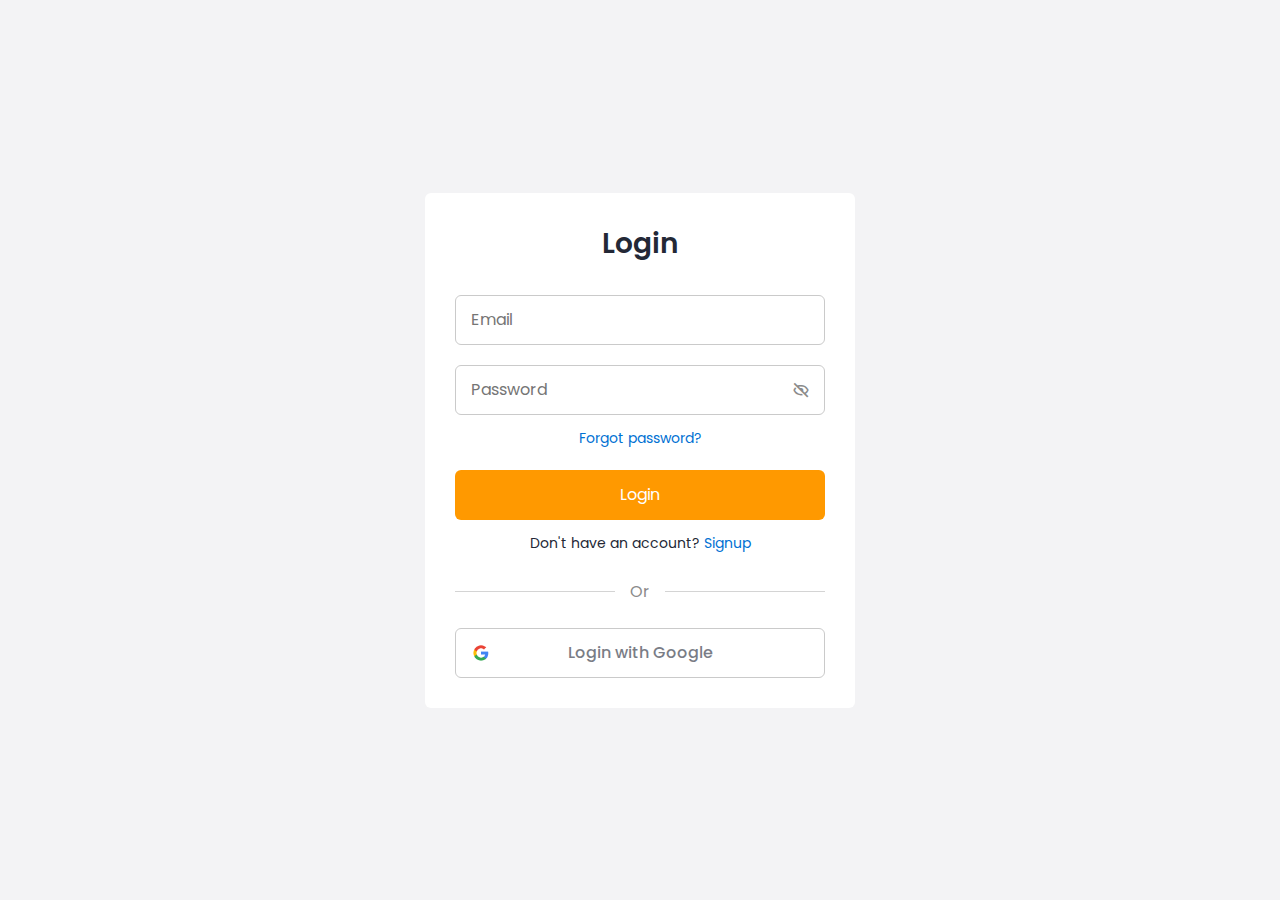
<file: Login/index.html>
<!DOCTYPE html>
<html lang="en">
<head>
    <meta charset="UTF-8">
    <meta http-equiv="X-UA-Compatible" content="IE=edge">
    <meta name="viewport" content="width=device-width, initial-scale=1.0">
    <title>Responsive Login and Signup Form</title>

    <!-- style CSS -->
    <link rel="stylesheet" href="style.css">

    <!-- Boxicons CSS -->
    <link href='https://unpkg.com/boxicons@2.1.4/css/boxicons.min.css' rel='stylesheet'>

</head>
<body>
    <section class="container forms">
        <div class="form login">
            <div class="form-content">
                <header>Login</header>
                <form action="#">
                    <div class="field input-field">
                        <input type="email" placeholder="Email" class="input" required>
                    </div>

                    <div class="field input-field">
                        <input type="password" placeholder="Password" class="password" required>
                        <i class='bx bx-hide eye-icon'></i>
                    </div>

                    <div class="form-link">
                        <a href="#" class="forgot-pass">Forgot password?</a>
                    </div>

                    <div class="field button-field">
                        <button><a id="login" href="../index.html">Login</a></button>
                    </div>
                </form>

                <div class="form-link">
                    <span>Don't have an account? <a href="#" class="link signup-link">Signup</a></span>
                </div>
            </div>

            <div class="line"></div>

            <!-- <div class="media-options">
                <a href="#" class="field facebook">
                    <i class='bx bxl-facebook facebook-icon'></i>
                    <span>Login with Facebook</span>
                </a>
            </div> -->

            <div class="media-options">
                <a href="#" class="field google">
                    <img src="image/google-image.png" alt="" class="google-img">
                    <span>Login with Google</span>
                </a>
            </div>

        </div>

        <!-- Signup Form -->

        <div class="form signup">
            <div class="form-content">
                <header>Signup</header>
                <form action="#">
                    <div class="field input-field">
                        <input type="email" placeholder="Email" class="input">
                    </div>

                    <div class="field input-field">
                        <input type="password" placeholder="Create password" class="password">
                    </div>

                    <div class="field input-field">
                        <input type="password" placeholder="Confirm password" class="password">
                        <i class='bx bx-hide eye-icon'></i>
                    </div>

                    <div class="field button-field">
                        <button>Signup</button>
                    </div>
                </form>

                <div class="form-link">
                    <span>Already have an account? <a href="#" class="link login-link">Login</a></span>
                </div>
            </div>

            <div class="line"></div>

            <div class="media-options">
                <a href="#" class="field facebook">
                    <i class='bx bxl-facebook facebook-icon'></i>
                    <span>Login with Facebook</span>
                </a>
            </div>

            <div class="media-options">
                <a href="#" class="field google">
                    <img src="image/google-image.png" alt="google image" class="google-img">
                    <span>Login with Google</span>
                </a>
            </div>

        </div>
    </section>

    <!-- JavaScript -->
    <script src="script.js"></script>
</body>
</html>
</file>
<file: style.css>
@import url('https://fonts.googleapis.com/css2?family=Playfair+Display:ital,wght@0,400;0,500;0,600;0,700;0,800;0,900;1,400;1,500;1,600;1,700;1,800;1,900&family=Poppins:ital,wght@0,100;0,200;0,300;0,400;0,500;0,600;0,700;0,800;1,100;1,200;1,300;1,400;1,500;1,600;1,700&display=swap');
/* font-family: 'Playfair Display', serif;
font-family: 'Poppins', sans-serif; */

body {
    font-family: 'Poppins', sans-serif;
    text-rendering: optimizeLegibility !important;
    background: #f3f3f5;
}

.body-fixed {
    position: fixed;
    width: 100%;
    height: 100vh;
    top: auto;
    left: auto;
}

body, html {
    overflow-x: hidden;
}

img {
    max-width: 100%;
}

.site-header {
    position: fixed;
    padding: 30px 0;
    display: flex;
    align-items: center;
    top: 0;
    left: 0;
    width: 100%;
    z-index: 99;
    transition: 0.5s;
    border-bottom: 1px solid transparent;
}

.site-header.sticky_head {
    background: rgba(227, 224, 224, 0.8);
    padding: 20px 0;
    border-color: #f2f2f2;
    backdrop-filter: blur(20px);
}

.main-navigation {
    display: flex;
    width: 100%;
    height: 100%;
    justify-content: flex-end;
    align-items: center;
    
}

.main-navigation .menu li {
    display: inline-block;
    position: relative;
    margin: 0 6px;
}

.main-navigation .menu li:first-child {
    margin-left: 0;
}

.main-navigation .menu li:last-child {
    margin-right: 0;
}

.main-navigation .menu li:hover>ul, .main-navigation .menu li.focus>ul {
    opacity: 1;
    margin-top: 6px;
    visibility: visible;
}

a {
    background-color: transparent;
    text-decoration: none !important;
    outline: none !important;
}

ul {
    list-style: none;
    margin: 0;
    padding: 0;
}

.main-navigation .menu ul a {
    width: 200px;
}

.main-navigation .menu li:hover>ul, .main-navigation .menu li.focus>ul {
    left: auto;
}

.main-navigation .menu li a {
    display: flex;
    transition: 0.3s;
    position: relative;
    justify-content: center;
    align-items: center;
    color: #0d0d25;
    text-transform: capitalize;
    font-weight: 500;
    padding: 5px 18px;
    border-radius: 30px;
}

.main-navigation .menu li a:hover, .main-navigation .menu li .active-menu, .main-navigation .menu .sub-menu li .active-sub-menu {
    color: #ff8243;
    background: #f3f3f5;
    box-shadow: inset 8px 8px 12px #e2e2e2, inset -8px -8px 12px #ffffff;
}

.header-right {
    margin-left: 40px;
    display: flex;
    flex-wrap: wrap;
    align-items: center;
}

.header-btn {
    width: 40px;
    height: 40px;
    display: inline-flex;
    justify-content: center;
    border-radius: 10px;
    position: relative;
    margin-left: 20px;  
    transition: 0.3s;
    box-shadow: inset 6px 6px 7px #dadada, inset -6px -6px 7px #ffffff;
    align-items: center;
}

.cart-number {
    position: absolute;
    top: -10px;
    right: -10px;
    width: 22px;
    height: 22px;
    display: flex;
    justify-content: center;
    align-items: center;
    border-radius: 50%;
    background: #ffffff;
    font-size: 12px;
    border: 1px solid #bfbfbf;
    color: #ff8243;
}

.header-btn:hover {
    background: linear-gradient(145deg, #dcdcdc, #ffffff);
    box-shadow: 20px 20px 60px #cfcfd0, -20px -20px 60px #ffffff;
}

.header-search-form {
    position: relative;
}

.for-des {
    display: block !important;
}

.header-search-form button {
    background: transparent;
    border: none;
    padding: 0;
    position: absolute;
    right: 0;
    top: 50%;
    transform: translate(0, -50%);
    width: 48px;
    height: 100%;
    opacity: 0.5;
}

.header-search-form .form-input {
    font-size: 14px;
    padding-right: 40px;
    width: 200px;
    height: 40px;
}

.form-input::placeholder {
    color: rgba(70 69 71 / 0.7);
}

.form-input {
    width: 100%;
    height: 50px;
    outline: none !important;
    padding: 10px 15px;
    color: #0d0d25;
    -webkit-appearance: none;
    border-radius: 10px;
    border: none;
    background: #f8f8f8;
    box-shadow: inset 6px 6px 8px #dadada, inset -6px -6px 8px #ffffff;
}

* {
    -webkit-tap-highlight-color: transparent;
}

.uil {
    color: #ff8243;
}

@media screen and (min-width: 992px) {
    .menu-toggle {
        display: none;
    }
}

@media (min-width: 1500px) {
    .container {
        max-width: 1368px;
    }
}

@media (min-width: 2100px) {
    .container {
        max-width: 1400px;
    }
    p, body, button, input {
        font-size: 18px;
        line-height: 32px;
    }
}

@media (max-width: 1399px) {
    .header-right {
        margin-left: 20px;
    }
    .main-navigation .menu li {
        margin: 0 3px;
    }
}

@media (max-width: 1199px) {
    .header-btn {
        margin-left: 10px;
    }
    .header-right {
        margin-left: 10px;
    }
    .main-navigation .menu li {
        margin: 0;
    }
    .main-navigation .menu li a {
        padding: 4px 15px;
        font-size: 15px;
    }
    .header-search-form .form-input {
        width: 170px;
    }
}

@media (max-width: 991px) {
    .section {
        padding-top: 85px;
        padding-bottom: 85px;
    }
    .for-des {
        display: none !important;
    }
    .for-mob {
        display: block !important;
    }
    .site-header .container {
        max-width: 100%;
        padding: 0;
        height: 100%;
    }
    .site-header .container .row {
        margin: 0;
        height: 100%;
    }
    .site-header .container .row .col-lg-2 {
        width: auto;
        padding: 0;
        height: 100%;
        position: absolute;
        top: 0;
        left: 30px;
        z-index: 2;
        display: flex;
        align-items: center;
    }
    .menu-toggle {
        position: absolute;
        top: 50%;
        right: 30px;
        border: none;
        outline: none !important;
        background: transparent;
        width: 40px;
        height: 40px;
        transform: translate(0, -50%);
        z-index: 100;
        box-shadow: inset 6px 6px 7px #dadada, -6px -6px 10px #ffffff;
        border-radius: 10px;
        padding: 0 8px;
    }
    .menu-toggle span {
        display: block;
        width: 100%;
        height: 4px;
        background: #ff8243;
        margin-bottom: 5px;
        transition: 0.3s;
        border-radius: 5px;
        position: relative;
    }
    .menu-toggle span:last-child {
        margin: 0;
    }
    .toggled .menu-toggle span:nth-child(1) {
        transform: rotate(45deg);
        top: 5px;
    }
    .toggled .menu-toggle span:nth-child(2) {
        transform: rotate(-45deg);
        top: -4px;
    }
    .toggled .menu-toggle span:nth-child(3) {
        opacity: 0;
        height: 0;
    }
    .toggled .header-menu {
        transform: translateY(0);
    }
    .header-menu {
        height: 100vh;
        position: absolute;
        top: 0;
        left: 0;
        width: 100%;
        padding-top: max(9vh, 30px);
        padding-left: max(6vh, 30px);
        z-index: 99;
        transition: 1s cubic-bezier(0.165, 0.84, 0.44, 1);
        overflow-y: auto;
        transform: translateY(-100%);
        background-image: url(assets/images/blog-pattern-bg.png);
        background-position: center;
        background-color: #f3f3f5;
    }
    .main-navigation .menu li {
        display: block;
        float: none;
        margin: 0;
        margin-bottom: max(20px, 4vh);
    }
    .main-navigation .menu li a {
        display: inline-block;
        font-size: max(16px, 2vh);
    }
    .main-navigation .menu .sub-menu {
        max-width: 220px;
        opacity: 1;
        visibility: visible;
        display: none;
    }
    .main-navigation .menu .sub-menu li {
        margin-bottom: 5px;
    }
    .main-navigation .menu li:last-child {
        margin: 0;
    }
    .main-navigation .menu .sub-menu li a {
        color: #ff8243;
    }
    .header-btn.header-cart {
        display: none;
    }
    .header-btn {
        margin: 0;
        margin-right: 70px;
    }
    .site-header {
        padding: 20px 0;
        box-shadow: 0px 10px 55px #d4d4d4;
    }
    .site-header.sticky_head, .site-header {
        background: rgb(255 255 255 / 90%);
    }
    body {
        height: auto !important;
    }
}

@media (max-width: 575px) {
    .container, .container-fluid {
        padding: 0 30px;
    }
}

@media (max-width: 400px) {
    .container, .container-fluid {
        padding: 0 15px;
    }
    .header-btn {
        margin-right: 56px;
    }
    .menu-toggle {
        right: 15px;
    }
    .site-header .container .row .col-lg-2 {
        left: 15px;
    }
}

/* ************************** */

@media screen and (min-width: 992px) {
    #viewport {
        overflow: hidden;
        position: fixed;
        height: 100%;
        width: 100%;
        top: 0;
        left: 0;
        bottom: 0;
        right: 0;
    }
    #js-scroll-content {
        position: absolute;
        overflow: hidden;
        width: 100%;
        top: 0;
        left: 0;
    }
}

@media (max-width: 991px) {
    #js-scroll-content {
        transform: unset !important;
    }
}

.main-banner {
    padding: 200px 0 300px;
    min-height: 100vh;
    position: relative;
}

.js-parallax-scene {
    position: absolute;
    top: 0;
    left: 0;
    width: 100%;
    height: 100%;
}

.banner-img-wp {
    width: 100%;
    height: 100%;
    padding-left: 30px;
}

.banner-img {
    width: 100%;
    height: 100%;
    background-size: cover;
    background-position: center;
    animation: biani 4.5s linear infinite alternate;
    box-shadow: 0 0px 20px rgba(36, 39, 37, 0.3);
}

@keyframes biani {
    0% {
        border-radius: 48% 52% 57% 43% / 34% 44% 56% 66%;
    }
    25% {
        border-radius: 62% 38% 64% 36% / 34% 55% 45% 66%;
    }
    50% {
        border-radius: 43% 57% 51% 49% / 33% 42% 58% 67%;
    }
    100% {
        border-radius: 40% 60% 43% 57% / 52% 32% 68% 48%;
    }
}

.banner-img-text .h5-title {
    text-transform: capitalize;
    letter-spacing: 0.5px;
}

.banner-img-text {
    max-width: 400px;
}

.banner-shape-1 img {
    position: absolute;
    left: 85%;
    top: 60px;
    max-width: 150px;
    pointer-events: none;
    filter: blur(3px);
}

.banner-shape-2 {
    top: auto !important;
    bottom: 0;
}

.banner-shape-2 img {
    position: absolute;
    bottom: 0;
    right: 82% !important;
    max-width: 410px;
    pointer-events: none;
    filter: blur(3px);
}

.sec-wp {
    position: relative;
    z-index: 4;
}

.h1-title {
    font-size: 90px;
    line-height: 108px;
    text-transform: capitalize;
    margin-bottom: 25px;
    font-weight: 900;
}

.h1-title span {
    color: #ff8243;
    background-image: linear-gradient(0deg, rgb(13 13 37 /8%), rgb(13 13 37 /8%));
    background-size: 100% 15px;
    background-position: 0 90%;
    background-repeat: no-repeat;
    display: inline;
    transition: 0.8s cubic-bezier(0.22, 0.78, 0.45, 1.02);
}

h1, h2, h3, h4, h5, h6 {
    color: #0d0d25;
    font-family: 'Playfair Display', serif;
    font-weight: 900;
}

p {
    font-size: 16px;
    line-height: 30px;
}

.sec-btn {
    min-width: 120px;
    min-height: 58px;
    background: #f3f3f5;
    box-shadow: 9px 9px 12px #b2b2b3, -9px -9px 12px #ffffff;
    display: inline-flex;
    justify-content: center;
    align-items: center;
    border-radius: 30px;
    color: #0d0d25;
    text-transform: capitalize;
    text-align: center;
    border: none;
    cursor: pointer;
    outline: none !important;
    transition: 0.8s cubic-bezier(0.22, 0.78, 0.45, 1.02);
    overflow: hidden;
    position: relative;
    z-index: 2;
    padding: 6px 30px;
}

.sec-btn:hover {
    border-color: #0d0d25;
    box-shadow: inset 9px 9px 12px #cccccc, inset -9px -9px 12px #ffffff;
    color: #0d0d25;
}

/* ******************** */

.brands-row {
    display: flex;
    justify-content: space-between;
    margin: 0 -15px;
}

.brands-box {
    padding: 0 15px;
    display: flex;
    align-items: center;
    justify-content: center;
}

.brands-box:hover {
    filter: brightness(0.3);
    opacity: 0.9;
}

.brand-title .h5-title {
    text-transform: uppercase;
    font-weight: 500;
    letter-spacing: 2px;
    opacity: 0.7;
}

/* ******************** */

.section {
    padding-top: 100px;
    padding-bottom: 100px;
    position: relative;
}

.sec-sub-title {
    text-transform: uppercase;
    display: inline-block;
    background: #f3f3f5;
    box-shadow: 9px 9px 12px #e4e4e4, -9px -9px 12px #ffffff;
    padding: 3px 20px;
    border-radius: 60px;
    color: #ff8243;
    font-size: 14px;
}

.h2-title {
    font-size: 46px;
    line-height: 56px;
    margin-bottom: 15px;
    text-transform: capitalize;
    position: relative;
}

.h2-title span, .h3-title span, .h4-title span, .h5-title span, .sub-title span {
    display: block;
}

.about-video-img {
    position: relative;
    overflow: hidden;
    width: 100%;
    height: 55vh;
    min-height: 400px;
    background-size: cover;
    background-position: center;
    border-radius: 40px;
    box-shadow: 0 0 20px rgb(36 39 37 / 30%);
    display: flex;
    align-items: center;
    justify-content: center;
}

.play-btn {
    width: 90px;
    height: 90px;
    background: #f3f3f5;
    box-shadow: 9px 9px 12px #b2b2b3, -9px -9px 12px #ffffff;
    border-radius: 50%;
    display: inline-flex;
    align-items: center;
    justify-content: center;
    transition: 0.5s;
    vertical-align: middle;
    position: relative;
    z-index: 2;
    padding-left: 4px;
    padding-top: 4px;
    font-size: 40px;
}

.play-btn:hover {
    box-shadow: inset 9px 9px 12px #cccccc, inset -9px -9px 12px #ffffff;
}

.play-btn-wp {
    text-align: center;
    margin-top: 40px;
    display: flex;
    justify-content: center;
    align-items: center;
}

.play-btn-wp span {
    margin-left: 20px;
    font-size: 20px;
    font-weight: bold;
    color: #bfbfbf;
}

/* ****** scrollbar design ******** */

::-webkit-scrollbar {
    width: 5px;
}

::-webkit-scrollbar-track {
    background-color: #bfbfbf;
}

::-webkit-scrollbar-thumb {
    background: #ff8243;
    border-radius: 10px;
}

::-webkit-scrollbar-thumb:hover {
    background: #f16620;
}

/* **************** */

.repeat-img {
    background-size: contain;
    background-repeat: repeat;
}

.menu-tab-wp {
    margin-bottom: 80px;
}

.menu-tab ul {
    padding: 10px;
    display: inline-block;
    border-radius: 60px;
    background: linear-gradient(145deg, #ececec, #ffffff);
    box-shadow: 28px 28px 55px #d4d4d4, -28px -28px 55px #ffffff;
    position: relative;
    z-index: 2;
}

.menu-tab ul li, .menu-tab ul .filter-active {
    display: inline-flex;
    text-transform: capitalize;
    font-size: 18px;
    line-height: normal;
    cursor: pointer;
    padding: 10px 26px;
    border-radius: 30px;
    transition: 0.3s;
    justify-content: center;
    align-items: center;
}

.filter-active {
    position: absolute;
    left: 0;
    top: 12px;
    min-height: 50px;
    z-index: -1;
}

.menu-tab ul li img {
    margin-right: 10px;
    position: relative;
    top: 1px;
}

.menu-tab ul .filter-active {
    color: #ffffff;
    background: linear-gradient(145deg, #e3a92b, #ffc933);
}

.menu-list-row .bydefault_show .dish-box-wp {
    display: inline-block !important;
}

.dish-box-wp {
    display: none;
}

.dish-box {
    border-radius: 30px;
    background: linear-gradient(145deg, #ececec, #ffffff);
    box-shadow: 28px 28px 45px #d4d4d4, -28px -28px 45px #ffffff;
    display: flow-root;
    padding: 0 30px 40px;
    padding-top: 0;
    margin: 130px 0 30px;
    transition: 0.8s cubic-bezier(0.22, 0.78, 0.45, 1.02);
}

.dish-box:hover {
    transform: scale(1.03);
}

.dist-img {
    margin-top: -130px;
    margin-bottom: 30px;
}

.dist-img img {
    box-shadow: 28px 28px 45px #d4d4d4, -28px -28px 45px #ffffff;
    border-radius: 50%;
    overflow: hidden;
}

.dish-rating {
    font-size: 20px;
    margin-bottom: 15px;
}

.dish-title {
    padding: 0 30px;
}

.dish-title .h3-title {
    text-transform: capitalize;
    margin-bottom: 5px;
    font-family: 'Playfair Display', serif;
    font-weight: bold;
    color: #0d0d25;
    transition: 0.3s;
    min-height: 76px;
    display: -webkit-box;
    -webkit-line-clamp: 2;
    -webkit-box-orient: vertical;
    overflow: hidden;
    font-weight: 900;
}

.dish-title p {
    color: #bfbfbf;
}

.dish-info ul, .dist-bottom-row ul {
    display: flex;
    justify-content: space-between;
    text-align: left;
}

.dish-info ul li {
    display: inline-block;
    flex: 1;
}

.dish-info ul li:last-child {
    text-align: right;
    border-left: 2px solid rgb(204 204 204 / 30%);
}

.dist-bottom-row ul li:last-child {
    text-align: right;
}

.dish-info ul li p {
    font-size: 18px;
    text-transform: capitalize;
    margin-bottom: 2px;
    font-weight: 300;
}

.dish-info ul li b {
    font-weight: 600;
}

.dish-info, .dist-bottom-row {
    padding: 0 30px;
}

.dish-info {
    border-bottom: 2px solid rgb(204 204 204 / 30%);
    margin: 30px 0 30px;
    padding-bottom: 30px;
}

.dist-bottom-row ul li {
    display: flex;
    align-items: center;
}

.dist-bottom-row ul li b {
    font-size: 30px;
}

.dish-add-btn {
    width: 40px;
    height: 40px;
    border: none;
    border-radius: 10px;
    color: #ffffff;
    transition: 0.3s;
    background: linear-gradient(145deg, #ffc954, #ffbc00);
    box-shadow: inset 4px 4px 8px #d6a029, inset -4px -4px 8px #ffd837;
}

.dish-add-btn i {
    color: #ffffff;
    font-size: 22px;
}

.dish-add-btn:hover {
    background: linear-gradient(145deg, #e3a92b, #ffc933);
}

/* ************ */

.xxl-title {
    text-transform: capitalize;
    font-size: 52px;
    line-height: 72px;
    margin-bottom: 30px;
}

/* ****************** */

.book-table {
    overflow: hidden;
}

.book-table-shape img {
    position: absolute;
    top: -10px;
    right: 73%;
    width: 540px;
}

.book-table-shape.book-table-shape2 img {
    left: 74%;
    transform: scale(-1, 1);
}

.book-table-info {
    margin: 30px 0 20px;
}

.table-title {
    text-transform: capitalize;
    margin-bottom: 20px;
    letter-spacing: 1px;
}

.table-title p {
    font-size: 20px;
    line-height: 30px;
    margin: 0;
}

.call-now {
    border-left: 3px dotted rgb(13 13 37 /50%);
    border-right: 3px dotted rgb(13 13 37 /50%);
    padding: 15px 0;
}

.call-now i {
    width: 80px;
    height: 80px;
    display: flex;
    justify-content: center;
    align-items: center;
    border-radius: 50%;
    font-size: 26px;
    margin: 0 auto;
    margin-bottom: 25px;
    background: #f3f3f5;
    box-shadow: 9px 9px 12px #b2b2b3, -9px -9px 12px #ffffff;
    color: #ff8243;
}

.call-now a {
    font-size: 32px;
    font-weight: 500;
    color: #0d0d25;
    transition: 0.8s cubic-bezier(0.22, 0.78, 0.45, 1.02);
}

.call-now a:hover, .contact-info a:hover {
    color: #fcbc30;
}

#gallery {
    padding-top: 120px;
}

.book-table-img {
    height: 70vh;
    min-height: 500px;
    border-radius: 30px;
}

.back-img {
    background-position: center;
    background-size: cover;
}

.swiper-button-next::after, .swiper-button-prev::after {
    display: none;
}

.swiper-button-wp {
    position: relative;
    margin-top: 60px;
    display: flex;
    justify-content: space-between;
    height: 60px;
    align-items: center;
}

.swiper-button-next, .swiper-button-prev {
    position: unset;
    width: 60px;
    height: 60px;
    display: inline-flex;
    font-size: 30px;
    border-radius: 50%;
    overflow: hidden;
    margin: 0;
    color: #0d0d25;
    background: #ffffff;
    box-shadow: -20px 20px 60px #d4d4d4, 20px -20px 60px #ffffff;
    padding-top: 1px;
    padding-right: 2px;
    transition: 0.3s;
}

.swiper-button-next {
    box-shadow: 20px 20px 60px #d4d4d4, -20px -20px 60px #ffffff;
    padding-left: 3px;
}

.swiper-button-prev:hover {
    box-shadow: inset 5px 5px 20px #d4d4d4, inset -5px -5px 20px #ffffff;
    color: #fcbc30;
}

.swiper-button-next:hover {
    box-shadow: inset -5px 5px 20px #d4d4d4, inset 5px -5px 20px #ffffff;
    color: #fcbc30;
}

.swiper-pagination {
    padding: 10px 20px;
    display: inline-block;
    border-radius: 60px;
    background: linear-gradient(145deg, #ececec, #ffffff);
    box-shadow: 25px 28px 55px #d4d4d4, -28px -28px 55px #ffffff;
    max-width: fit-content;
    left: 50% !important;
    transform: translate(-50%, 0);
    bottom: 0 !important;
    color: #000;
}

.swiper-pagination-bullet {
    width: 10px;
    height: 10px;
    margin: 0px 10px !important;
    border-radius: 10px;
    transition: 0.8s cubic-bezier(0.22, 0.78, 0.45, 1.02);
}

.swiper-pagination-bullet-active {
    background: #fcbc30;
    width: 30px;
}

/* *************** */

.team-slider {
    position: relative;
}

.team-box {
    padding: 20px;
    border-radius: 30px;
    background: linear-gradient(145deg, #ececec, #ffffff);
    box-shadow: 28px 28px 45px #e6e6e6, -28px -28px 45px #ffffff;
    transition: 0.8s cubic-bezier(0.22, 0.78, 0.45, 1.02);
}

.team-box:hover {
    transform: scale(1.03);
}

.team-img {
    width: 100%;
    height: 480px;
    border-radius: 20px;
    margin-bottom: 20px;
    box-shadow: 9px 9px 18px rgb(194 194 194 /0.5), -9px -9px 18px rgb(255 255 255 / 0.5);
}

.team-box .h3-title {
    text-transform: capitalize;
    color: #0d0d25;
    font-weight: 600;
}

.social-icon {
    margin: 15px 0px 10px;
}

.social-icon ul li {
    display: inline-block;
    margin: 0 6px;
}

.social-icon ul li:last-child {
    margin-right: 0;
}

.social-icon ul li:first-child {
    margin-left: 0;
}

.social-icon ul li a {
    width: 50px;
    height: 50px;
    display: inline-flex;
    justify-content: center;
    align-items: center;
    border-radius: 50%;
    background: linear-gradient(145deg, #e6e6e6, #ffffff);
    box-shadow: 4px 4px 8px #d0d0d0, -4px -4px 8px #ffffff;
    color: #0d0d25;
    font-size: 19px;
}

.social-icon ul li a:hover {
    background: #ff8243;
}

.social-icon ul li a:hover i {
    color: #ffffff !important;
}

/* *************** */

.testimonials-img {
    position: relative;
}

.testimonials-img img {
    position: absolute;
    top: 60px;
    right: 30px;
    width: calc(100% + 5vw);
    max-width: initial;
}

.testimonials-box {
    display: flow-root;
    position: relative;
    padding: 30px;
    padding-top: 0;
    border-radius: 30px;
    margin: 50px 0 30px;
    background: linear-gradient(145deg, #ececec, #ffffff);
    box-shadow: 28px 28px 45px #e6e6e6, -28px -28px 45px #ffffff;
    transition: 0.8s cubic-bezier(0.22, 0.78, 0.45, 1.02);
}

.testimonials-box:hover {
    transform: scale(1.05);
    z-index: 2;
}

.testimonial-box-top {
    display: flex;
    justify-content: space-between;
    align-items: center;
    margin-bottom: 25px;
}

.testimonials-box-img {
    min-width: 100px;
    min-height: 100px;
    border-radius: 50%;
    margin-top: -50px;
    box-shadow: 10px 10px 60px #d4d4d4;
}

.testimonials-box-text .h3-title {
    margin-bottom: 10px;
    text-transform: capitalize;
}

.testimonials-box-text p {
    margin: 0;
    display: -webkit-box;
    -webkit-line-clamp: 3;
    -webkit-box-orient: vertical;
    overflow: hidden;
}

.star-rating-wp {
    display: block;
}

.star-rating {
    font-size: 22px;
    position: relative;
    margin-top: 20px;
    display: inline-block;
}

.star-rating::before {
    content: "\f005\f005\f005\f005\f005";
    font-family: "Font Awesome 5 Pro";
    font-weight: 900;
    color: #c8c8c8;
    filter: drop-shadow(0 0.6rem 0.3rem rgba(0, 0, 0, 0.05));
    letter-spacing: 4px;
}

.star-rating__fill {
    position: absolute;
    display: inline-block;
    top: 0;
    left: 0;
    overflow: hidden;
    animation: fill-star 2s ease-in-out;
}

.star-rating__fill::after {
    content: "\f005\f005\f005\f005\f005";
    font-family: "Font Awesome 5 Pro";
    font-weight: 900;
    color: #ff8243;
    letter-spacing: 4px;
}

@keyframes fill-star {
    0% {
        width: 0;
    }
}

/* *********** */

.faq-row {
    column-count: 3;
    margin: 0 -5px;
}

.faq-box {
    border: 1px solid #bfbfbf;
    border-radius: 30px;
    background-image: linear-gradient(145deg, #e4e4e4, #ffffff);
    break-inside: avoid;
    margin: 0 5px 30px;
    box-shadow: 10px 10px 30px rgb(207 207 208 / 20%), -10px -10px 30px rgb(255 255 255 / 90%);
}

.faq-box .h4-title {
    padding: 16px 30px;
    border-bottom: 1px solid #bfbfbf;
    text-transform: capitalize;
    font-weight: 600;
}

.faq-box p {
    padding: 8px 30px 20px;
    margin: 0;
}

/* *************** */

.blog-text .h4-title {
    text-transform: capitalize;
    margin-bottom: 15px;
    display: -webkit-box;
    -webkit-line-clamp: 2;
    -webkit-box-orient: vertical;
    overflow: hidden;
    font-weight: 900;
    font-family: "playfair Display";
    color: #0d0d25;
    transition: 0.3s;
}

.blog-text .h4-title:hover {
    color: #ff8243;
}

.blog-date {
    padding: 5px 15px;
    background: #f8f9fa;
    box-shadow: inset 5px 5px 10px #e2e2e2, inset -5px -5px 10px #e8e8e8;
    display: inline-block;
    border-radius: 8px;
    font-size: 14px;
    margin-bottom: 20px;
}

.blog-img {
    width: 100%;
    height: 280px;
    border-radius: 30px;
    margin-bottom: 20px;
}

.blog-box {
    padding: 30px 25px;
    border-radius: 30px;
    background: linear-gradient(145deg, #ececec, #fdfdfd);
    box-shadow: 30px 30px 50px #dcdcdc, -30px -30px 50px #ffffff;
    transition: 0.8s cubic-bezier(0.22, 0.78, 0.45, 1.02);
    margin-bottom: 30px;
}

.blog-box:hover {
    transform: scale(1.03);
}

/* ************************ */

.newsletter-box {
    padding: 60px;
    border-radius: 30px;
    position: relative;
    overflow: hidden;
}

.newsletter-form {
    margin-top: 20px;
    position: relative;
}

.newsletter-form button {
    position: absolute;
    right: 6px;
    top: 50%;
    transform: translate(0, -50%);
}

.newsletter-form .form-input {
    height: 68px;
    border-radius: 60px;
    padding: 0 150px 0 40px;
    background: linear-gradient(-145deg, #e4e4e4, #f9f9f9);
}

.newsletter-box-text {
    padding: 0 60px;
    color: #ffffff;
}

.newsletter-box-text .h2-title {
    color: #ffffff;
}

.bg-overlay {
    position: absolute;
    top: 0;
    left: 0;
    bottom: 0;
    right: 0;
    background: #f8f9fa;
    opacity: 0.96;
}

.dark-overlay {
    background: #0d0d25;
    opacity: 0.5;
}

.sec-btn.primary-btn {
    background: linear-gradient(145deg, #e26a2c, #ff8243);
    color: #ffff;
    border: none;
    box-shadow: 4px 4px 8px #9e9e9e, -4px -4px 8px #ffffff;
}

.sec-btn.primary-btn:hover {
    background: linear-gradient(145deg, #0c0c21, #0e0e28);
}

/* ***************** footer ****************** */

.top-footer, .bottom-footer {
    border-top: 1px solid rgb(204 204 204 / 40%);
    position: relative;
}

.footer-logo {
    margin-bottom: 30px;
}

.footer-info .social-icon {
    margin-top: 20px;
}

.footer-flex-box {
    display: flex;
    margin: 0 -10px;
}

.footer-flex-box>div {
    flex: 1;
    padding: 0 10px;
}

.footer-flex-box .h3-title {
    text-transform: capitalize;
    margin-bottom: 23px;
}

.footer-menu ul li a {
    color: #0d0d25;
    transition: 0.3s;
    text-transform: capitalize;
}

.footer-menu ul li a:hover, .footer-menu ul li .footer-active-menu {
    color: #ff8243;
}

.footer-menu ul li {
    margin-bottom: 8px;
}

.footer-table-info ul li {
    margin-bottom: 10px;
    text-transform: capitalize;
}

.uil-clocl {
    font-size: 17px;
}

.copyright-text {
    padding: 20px 0;
}

.copyright-text p {
    margin: 0;
}

.name {
    color: #ff8243;
    font-weight: bold;
}

.scrolltop {
    position: absolute;
    bottom: 10px;
    right: 30px;
    width: 50px;
    height: 50px;
    display: flex;
    justify-content: center;
    align-items: center;
    border-radius: 50%;
    background: #f3f3f5;
    box-shadow: 9px 9px 12px #b2b2b3, -9px -9px 12px #ffffff;
    color: #ff8243;
    font-size: 26px;
    transition: 0.8s cubic-bezier(0.22, 0.78, 0.45, 1.02);
    border: none;
}

.scrolltop:hover {
    box-shadow: inset 9px 9px 12px #cccccc, inset -9px -9px 12px #ffffff;
    color: #0d0d25;
}

/* **************** responsiveness ***************** */

@media (min-width: 2100px) {
    .container {
        max-width: 1400px;
    }
    p, body, button, input {
        font-size: 18px;
        line-height: 32px;
    }
}

@media (max-width: 1399px) {
    .h1-title {
        font-size: 80px;
        line-height: 90px;
    }
    .h3-title {
        font-size: 26px;
        line-height: 36px;
    }
    .h4-title {
        font-size: 24px;
        line-height: 34px;
    }
    .h2-title {
        font-size: 38px;
        line-height: 48px;
    }
    .team-img {
        height: 400px;
    }
    .blog-box {
        padding: 30px 20px;
    }
    .dist-bottom-row ul li b {
        font-size: 25px;
    }
}

@media (max-width: 1199px) {
    .main-banner {
        padding: 200px 0;
    }
    .banner-img-wp {
        height: 360px;
    }
    .dish-box {
        padding: 0 0 40px;
    }
    .dist-img img {
        width: 220px;
    }
    .dist-img {
        margin-top: -110px;
    }
    .dist-bottom-row ul li b {
        font-size: 28px;
    }
    .sec-text {
        padding: 0;
    }
    .team-img {
        height: 340px;
    }
    .testimonials-box {
        padding: 30px 20px;
        margin: 26px 0 30px;
    }
    .testimonials-box-img {
        min-width: 80px;
        min-height: 80px;
        margin-top: -80px;
    }
    .faq-box .h4-title {
        padding: 16px 20px;
    }
    .faq-box p {
        padding: 8px 20px 20px;
    }
    .blog-img {
        height: 240px;
    }
    .newsletter-box-text {
        padding: 0;
    }
    .footer-flex-box>div {
        padding: 0 10px;
    }
    .star-rating {
        font-size: 19px;
    }
    .testimonial-box-top {
        margin-bottom: 10px;
    }
    .call-now a {
        font-size: 28px;
    }
    .menu-box {
        padding: 50px 20px 30px 20px;
    }
    .menu-img {
        width: 140px;
    }
}

@media (max-width: 991px) {
    .js-parallax-scene {
        display: none;
    }
    .main-banner {
        padding: 140px 0 60px;
    }
    .h1-title {
        font-size: 60px;
        line-height: 80px;
    }
    .banner-img-wp {
        padding: 0;
        height: 75vw;
        padding-top: 50px;
    }
    .brands-box {
        padding: 0 30px;
    }
    .brands-row {
        margin: 0 -30px;
    }
    .menu-tab ul {
        white-space: nowrap;
        overflow: hidden;
        overflow-x: auto;
    }
    .menu-tab::after {
        content: "";
        position: absolute;
        right: 0;
        top: 0;
        width: 100px;
        height: 100%;
        pointer-events: none;
        opacity: 0.2;
        border-radius: 0 60px 60px 0;
        background: linear-gradient(to right, rgba(255, 255, 255, 0) 0%, rgba(0, 0, 0, 1) 100%);
    }
    .sec-text {
        margin-top: 40px;
    }
    .call-now {
        border: none;
        margin: 40px 0;
        border-top: 3px dotted rgb(13 13 17 / 50%);
        border-bottom: 3px dotted rgb(13 13 17 / 50%);
        padding: 30px 0;
    }
    .book-table-info {
        max-width: 300px;
        margin: 30px auto 0;
    }
    .swiper-button-wp .swiper-button {
        display: none !important;
    }
    .testimonials-img img {
        position: unset;
        width: 100%;
    }
    .testimonials-img {
        margin-bottom: 60px;
    }
    .faq-row {
        column-count: 1;
        margin: 0;
    }
    .newsletter-box {
        padding: 40px;
    }
    .footer-info {
        margin-bottom: 50px;
    }
    .footer-flex-box {
        display: block;
        margin: 0;
    }
    .footer-flex-box>div {
        padding: 0;
        margin-bottom: 30px;
    }
    .faq-box {
        margin: 0;
        margin-bottom: 30px;
    }
    .footer-flex-box>div:last-child {
        margin: 0;
    }
    .scrolltop {
        bottom: 130px;
    }
    .footer-menu ul {
        max-width: 300px;
    }
    #gallery {
        padding-top: 90px;
    }
    .swiper-pagination-bullet {
        margin: 0 5px !important;
        width: 8px;
        height: 8px;
    }
    .swiper-pagination {
        padding: 6px 20px;
    }
    .swiper-button-wp {
        margin-top: 40px;
    }
    .swiper-pagination-bullet-active {
        width: 16px;
    }
    .dish-title .h3-title {
        display: block;
        min-height: auto;
        margin-bottom: 12px;
    }
    .menu-img {
        width: 180px;
        margin-inline: auto;
        margin-bottom: 20px;
    }
    #js-scroll-content {
        transform: unset !important;
    }
    body {
        height: auto !important;
    }
    .menu-tab ul::-webkit-scrollbar {
        height: 0;
    }
    .menu-tab {
        position: relative;
        display: flex;
    }
}

@media (max-width: 767px) {
    .banner-img-wp {
        height: 75vw;
        min-height: 60vw;
        width: auto;
    }
    .dist-img img {
        width: 180px;
    }
    .dist-img {
        margin-top: -80px;
    }
    .menu-tab-wp {
        margin-bottom: 60px;
    }
    .dish-box {
        margin: 80px 0 30px;
    }
    .book-table-img {
        min-height: 340px;
        height: 60vh;
    }
    .team-img {
        height: 430px;
    }
    .dish-info ul li p {
        font-size: 16px;
        line-height: 26px;
        margin: 0;
    }
    .dish-info ul li b {
        font-size: 14px;
    }
    .brands-box {
        padding: 0 25px;
    }
    .brands-row {
        margin: 0 -25px;
    }
    .menu-tab ul li {
        padding: 10px 20px;
    }
}

@media (max-width: 575px) {
    .container, .container-fluid {
        padding: 0 30px;
    }
    .h1-title {
        font-size: 40px;
        line-height: 60px;
        margin-bottom: 20px;
    }
    .h1-title span {
        background-size: 100% 8px;
    }
    .banner-img-wp {
        height: 90vw;
    }
    .about-video-img {
        height: 30vw;
        min-height: 280px;
        border-radius: 30px;
    }
    .brands-box {
        padding: 0 15px;
        flex: 0 0 33%;
        margin-bottom: 30px;
    }
    .brands-row {
        margin: 0 -15px;
        flex-wrap: wrap;
        justify-content: center;
    }
    .dish-box {
        max-width: 340px;
        margin: 80px auto 30px;
        padding: 0 0 30px;
    }
    .blog-sec.section {
        padding-bottom: 0;
    }
    .brands-box img {
        max-width: 80%;
    }
    .brand-title {
        text-align: center;
    }
    .play-btn {
        width: 70px;
        height: 70px;
    }
    .play-btn-wp span {
        font-size: 18px;
    }
    .newsletter-box {
        padding: 15px;
    }
    .newsletter-form .form-input {
        padding: 0 130px 0 12px;
    }
    .menu-box {
        display: block;
        text-align: center;
    }
    .menu-box-right .dish-title .h3-title {
        padding: 0;
    }
    .gallery-img {
        height: 50vw;
    }
    .contact-info a {
        font-size: 18px;
        line-height: 28px;
    }
}

@media (max-width: 480px) {
    .team-img {
        height: 330px;
    }
}

@media (max-width: 400px) {
    .container, .container-fluid {
        padding: 0 15px;
    }
    .section {
        padding-top: 60px;
        padding-bottom: 60px;
    }
    .newsletter-form button {
        position: unset;
        transform: translate(0);
        box-shadow: none !important;
        margin-top: 20px;
    }
    .newsletter-form .form-input {
        padding: 0 30px;
    }
    .team-box .h3-title {
        min-height: 72px;
        display: flex;
        align-items: center;
        text-align: center;
        justify-content: center;
    }
    .team-img {
        height: 280px;
    }
    .blog-box {
        padding: 20px;
    }
}
</file>
<file: Login/style.css>
/* Google Fonts - Poppins */
@import url('https://fonts.googleapis.com/css2?family=Poppins:wght@300;400;500;600&display=swap');

*{
    margin: 0;
    padding: 0;
    box-sizing: border-box;
    font-family: 'Poppins', sans-serif;
}

.container{
    height: 100vh;
    width: 100%;
    display: flex;
    align-items: center;
    justify-content: center;
    background-color: #e0a283;
    background-color: #f3f3f5;
    column-gap: 30px;
}

.form{
    position: absolute;
    max-width: 430px;
    width: 100%;
    padding: 30px;
    border-radius: 6px;
    background: #FFF;
}

.form.signup{
    opacity: 0;
    pointer-events: none;
}

.forms.show-signup .form.signup{
    opacity: 1;
    pointer-events: auto;
}

.forms.show-signup .form.login{
    opacity: 0;
    pointer-events: none;
}

header{
    font-size: 28px;
    font-weight: 600;
    color: #232836;
    text-align: center;
}

form{
    margin-top: 30px;
}

.form .field{
    position: relative;
    height: 50px;
    width: 100%;
    margin-top: 20px;
    border-radius: 6px;
}

.field input,
.field button{
    height: 100%;
    width: 100%;
    border: none;
    font-size: 16px;
    font-weight: 400;
    border-radius: 6px;
}

.field input{
    outline: none;
    padding: 0 15px;
    border: 1px solid#CACACA;
}

.field input:focus{
    border-bottom-width: 2px;
}

.eye-icon{
    position: absolute;
    top: 50%;
    right: 10px;
    transform: translateY(-50%);
    font-size: 18px;
    color: #8b8b8b;
    cursor: pointer;
    padding: 5px;
}

.field button{
    color: #fff;
    background-color: #ff9900;
    transition: all 0.3s ease;
    cursor: pointer;
}

.field button:hover{
    background-color: #dd6a30;
}

.form-link{
    text-align: center;
    margin-top: 10px;
}

.form-link span,
.form-link a{
    font-size: 14px;
    font-weight: 400;
    color: #232836;
}

.form a{
    color: #0171d3;
    text-decoration: none;
}

.form-content a:hover{
    text-decoration: underline;
}

.line{
    position: relative;
    height: 1px;
    width: 100%;
    margin: 36px 0;
    background-color: #d4d4d4;
}

.line::before{
    content: 'Or';
    position: absolute;
    top: 50%;
    left: 50%;
    transform: translate(-50%, -50%);
    background-color: #FFF;
    color: #8b8b8b;
    padding: 0 15px;
}

.media-options a{
    display: flex;
    align-items: center;
    justify-content: center;
}

a.facebook{
    color: #fff;
    background-color: #4267b2;
}

a.facebook .facebook-icon{
    height: 28px;
    width: 28px;
    color: #0171d3;
    font-size: 20px;
    border-radius: 50%;
    display: flex;
    align-items: center;
    justify-content: center;
    background-color: #fff;
}

.facebook-icon,
img.google-img{
    position: absolute;
    top: 50%;
    left: 15px;
    transform: translateY(-50%);
}

img.google-img{
    height: 20px;
    width: 20px;
    object-fit: cover;
}

a.google{
    border: 1px solid #CACACA;
}

a.google span{
    font-weight: 500;
    opacity: 0.6;
    color: #232836;
}

@media screen and (max-width: 400px) {
    .form{
        padding: 20px 10px;
    }
    
}


#login{
    text-decoration: none;
    color: white;
}
</file>
